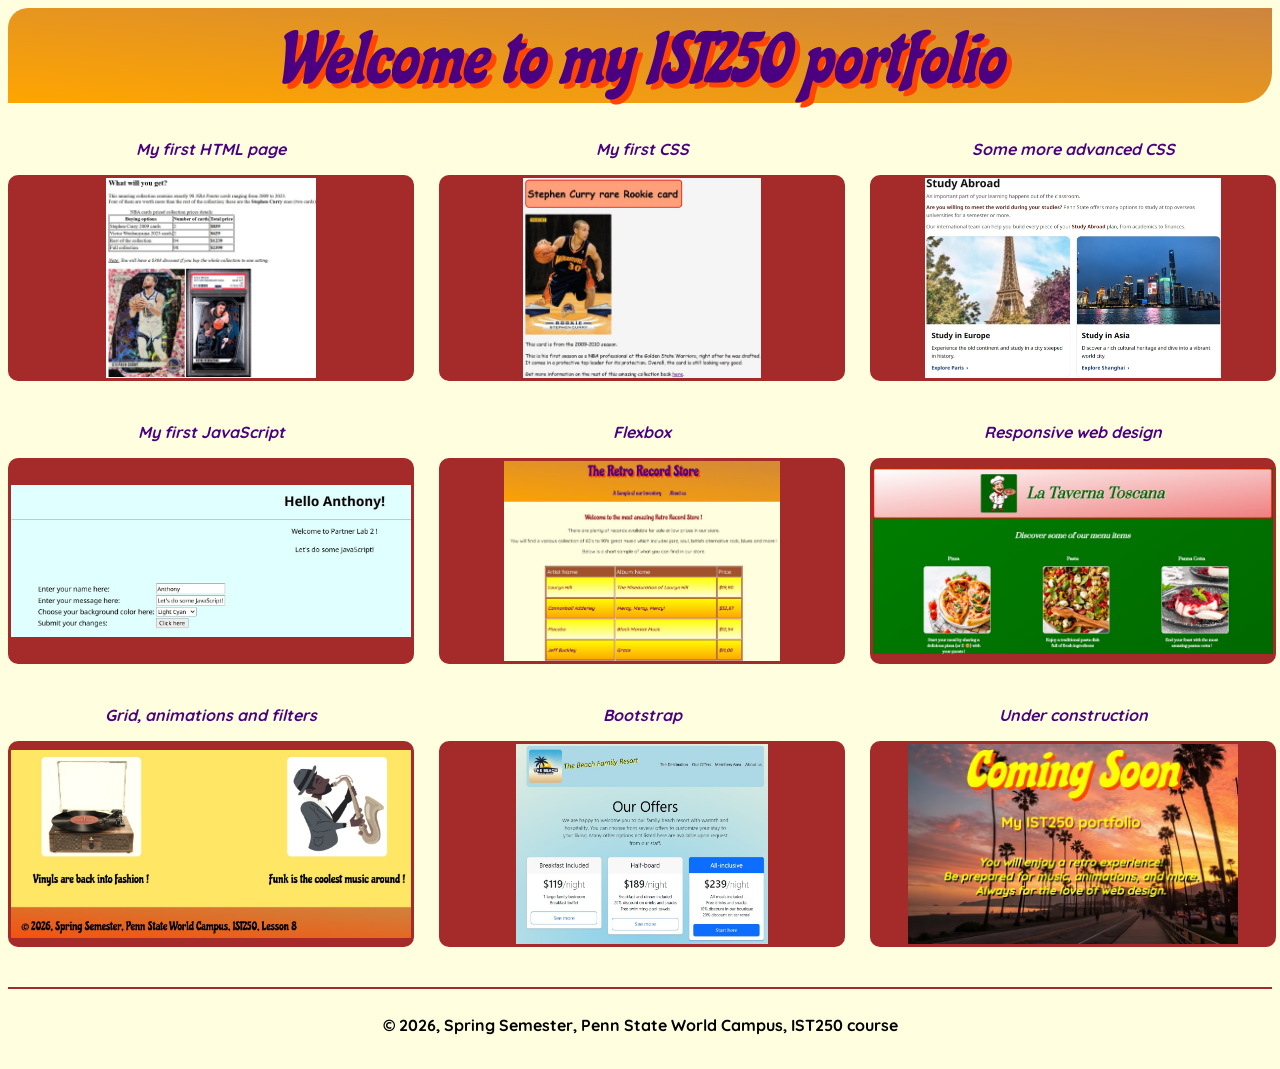
<file: index.html>
<!DOCTYPE html>
<html lang="en">

<head>
    <meta charset="UTF-8">
    <meta name="viewport" content="width=device-width, initial-scale=1.0">
    <title>Portfolio</title>
    <link rel="stylesheet" href="style.css">
    <link rel="preconnect" href="https://fonts.googleapis.com">
    <link rel="preconnect" href="https://fonts.gstatic.com" crossorigin>
    <link href="https://fonts.googleapis.com/css2?family=Chicle&family=Quicksand:wght@300..700&display=swap"
        rel="stylesheet">
</head>

<body>
    <header>
        <h1>Welcome to my IST250 portfolio</h1>
    </header>
    <main>
        <div class="grid-container">
            <div class="flexbox">
                <p><a href="Practice_activity_1/Lesson 2_Practice Activity 1 _A very simple web page.html">My first HTML
                        page</a></p>
                <img src="images/lesson 2 screenshot.jpg" alt="My first HTML page">
            </div>
            <div class="flexbox">
                <p><a href="Individual_assignment_1/index.html">My first CSS</a></p>
                <img src="images/lesson 3 screenshot.jpg" alt="My first CSS">
            </div>
            <div class="flexbox">
                <p><a href="Partner_lab_1/homepage.html">Some more advanced CSS</a></p>
                <img src="images/lesson 4 screenshot.jpg" alt="Some more CSS">
            </div>
            <div class="flexbox">
                <p><a href="Partner_lab_2/index.html">My first JavaScript</a></p>
                <img src="images/lesson 5 screenshot.jpg" alt="My first JavaScript">
            </div>
            <div class="flexbox">
                <p><a href="Individual_assignment_2/homepage.html">Flexbox</a></p>
                <img src="images/lesson 6 screenshot.jpg" alt="Flexbox">
            </div>
            <div class="flexbox">
                <p><a href="Individual_assignment_3/restaurant.html">Responsive web design</a></p>
                <img src="images/lesson 7 screenshot.jpg" alt="Responsive web design">
            </div>
            <div class="flexbox">
                <p><a href="Practice_activity_2/index.html">Grid, animations and filters</a></p>
                <img src="images/lesson 8 screenshot.jpg" alt="Grid, animations and filters">
            </div>
            <div class="flexbox">
                <p><a href="Practice_activity_3/index.html">Bootstrap</a></p>
                <img src="images/lesson 9 screenshot.jpg" alt="Bootstrap">
            </div>
            <div class="flexbox">
                <p><a href="Under_construction/index.html">Under construction</a></p>
                <img src="images/lesson 10 screenshot.jpg" alt="Under construction">
            </div>
        </div>
    </main>
    <footer>
        <p>&copy; 2026, Spring Semester, Penn State World Campus, IST250 course</p>
    </footer>
</body>

</html>
</file>
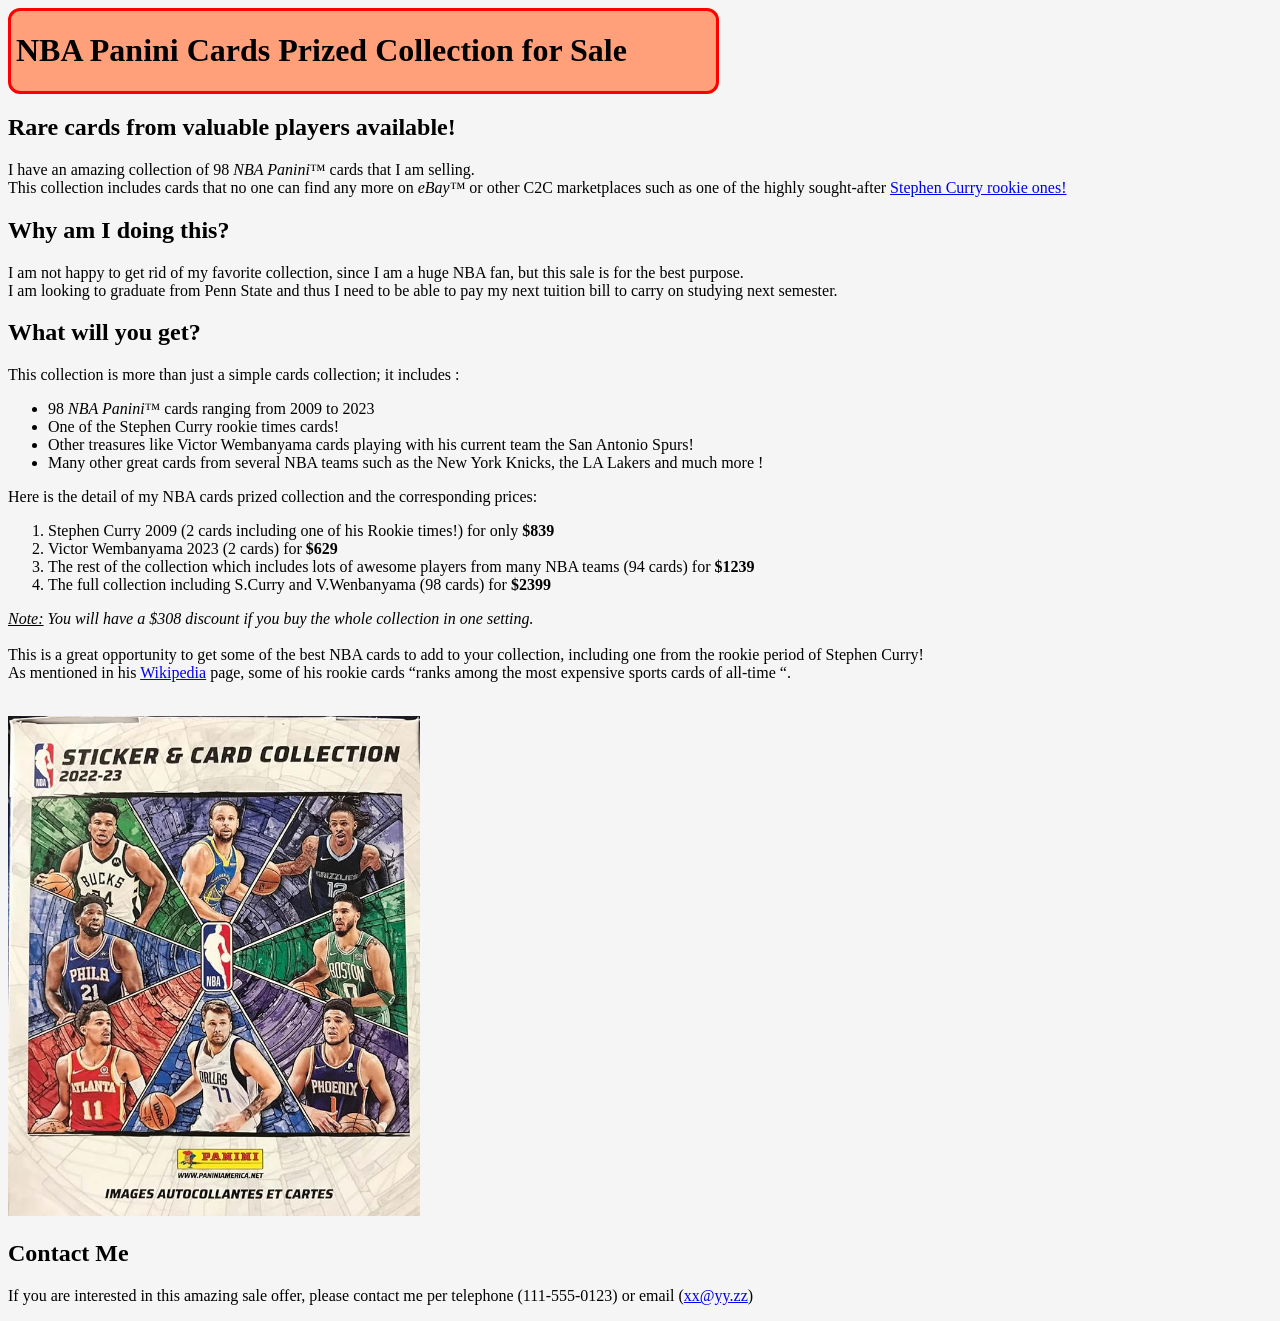
<file: Individual_assignment_1/index.html>
<!DOCTYPE html>
<html lang="en">
    <head>
    <meta charset="UTF-8">
    <title>NBA Panini Cards Sale</title>
    <link rel="stylesheet" href="style.css">
    </head>
    <body>
        <header id="indexFileId">
            <h1>NBA Panini Cards Prized Collection for Sale</h1>
        </header>
        <main>
            <section>
                <h2>Rare cards from valuable players available!</h2>
                <p>I have an amazing collection of 98 <i>NBA Panini&trade;</i> cards that I am selling.<br>
        This collection includes cards that no one can find any more on <i>eBay&trade;</i> or other C2C marketplaces such as one of the highly sought-after <a href="itemdetail1.html">Stephen Curry rookie ones!</a></p>
            </section>
            <section>
                <h2>Why am I doing this?</h2>
                <p>I am not happy to get rid of my favorite collection, since I am a huge NBA fan, but this sale is for the best purpose.
                <br> 
                I am looking to graduate from Penn State and thus I need to be able to pay my next tuition bill to carry on studying next semester. </p>
            </section>
            <section>
        <h2>What will you get?</h2>
        <p>This collection is more than just a simple cards collection; it includes : 
<ul>
    <li>98 <i>NBA Panini&trade;</i> cards ranging from 2009 to 2023</li>
    <li>One of the Stephen Curry rookie times cards!</li>
    <li>Other treasures like Victor Wembanyama cards playing with his current team the San Antonio Spurs!</li>
    <li>Many other great cards from several NBA teams such as the New York Knicks, the LA Lakers and much more !</li>  
</ul>
Here is the detail of my NBA cards prized collection and the corresponding prices: 
<ol>
    <li>Stephen Curry 2009 (2 cards including one of his Rookie times!) for only <b>$839</b></li>
    <li>Victor Wembanyama 2023 (2 cards) for <b>$629</b></li>
    <li>The rest of the collection which includes lots of awesome players from many NBA teams (94 cards) for <b>$1239</b></li>
    <li>The full collection including S.Curry and V.Wenbanyama (98 cards) for <b>$2399</b></li>
</ol>
   <i><u>Note:</u> You will have a $308 discount if you buy the whole collection in one setting.</i>
   <br>
   <br>
   This is a great opportunity to get some of the best NBA cards to add to your collection, including one from the rookie period of Stephen Curry! 
   <br>
   As mentioned in his <a href="https://en.wikipedia.org/wiki/Stephen_Curry">Wikipedia</a> page, some of his rookie cards “ranks among the most expensive sports cards of all-time “. 
        </p>
   <br>
        <img src="NBA cards collection.jpg" alt="NBA cards collection" height="500">
        </section>
        </main>
        <footer>
        <h2>Contact Me</h2>
        <p>If you are interested in this amazing sale offer, please contact me per telephone (111-555-0123) or email (<a href="mailto:xx@yy.zz">xx@yy.zz</a>)</p>  
        </footer>
    </body>
</html>
</file>
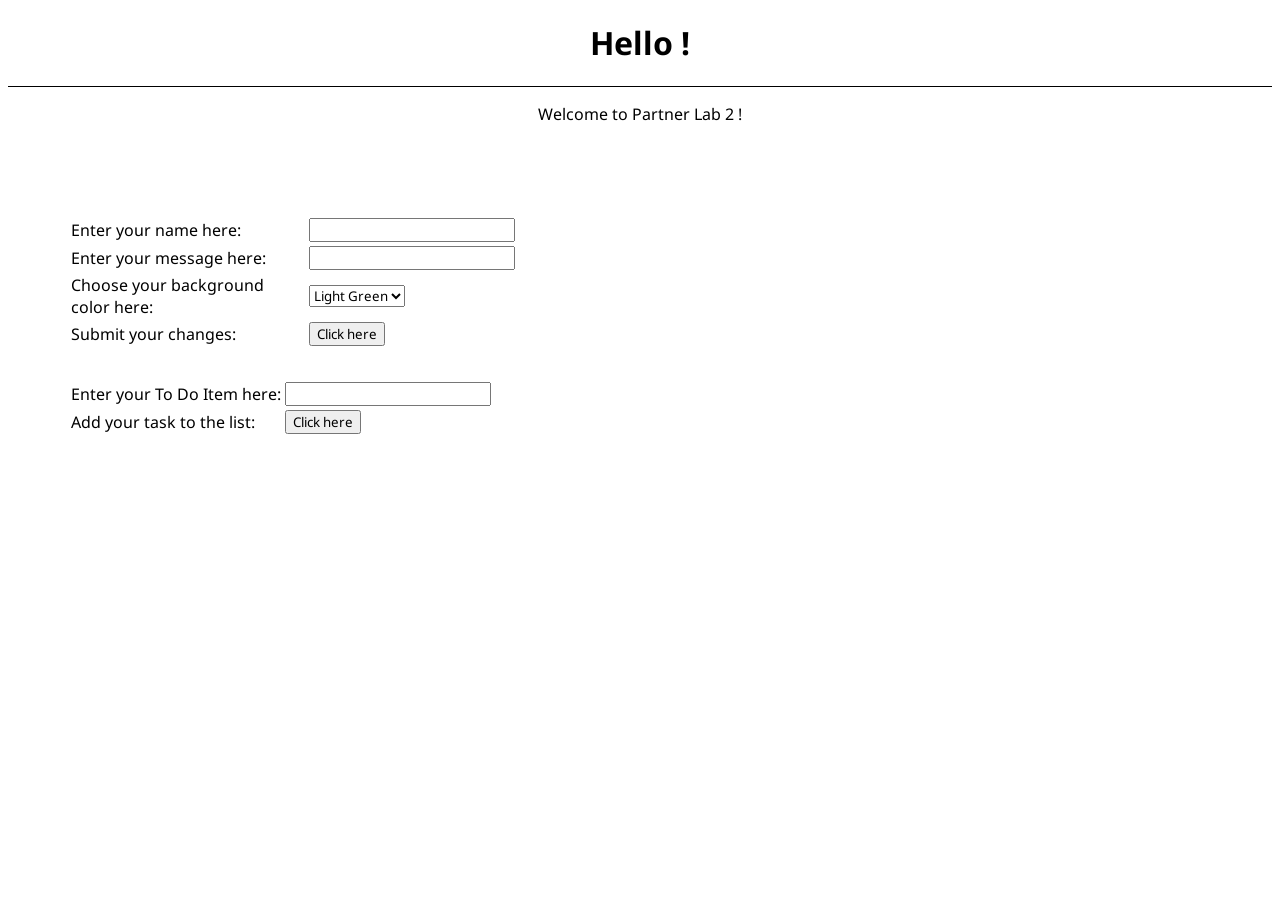
<file: Partner_lab_2/index.html>
<!DOCTYPE html>
<html lang="en" id="wholePage">

<head>
    <meta charset="UTF-8">
    <title>Partner lab 2</title>
    <link rel="stylesheet" href="style.css">
    <script src="partnerLab2.js"></script>
    <link rel="preconnect" href="https://fonts.googleapis.com">
    <link rel="preconnect" href="https://fonts.gstatic.com" crossorigin>
    <link href="https://fonts.googleapis.com/css2?family=Noto+Sans:ital,wght@0,100..900;1,100..900&display=swap"
        rel="stylesheet">
</head>

<body>
    <header>
        <!--Step 1: Create an HTML page that contains a user greeting (e.g. "Hello User!") 
    inside an <h1> element and a brief message inside a <p> element-->
        <h1>Hello <span id="updateUserGreeting"></span>!</h1>
    </header>
    <main>
        <div id="message">
            <p>Welcome to Partner Lab 2 !<br /><br /><span id="updateBriefMessage"></span></p>
        </div>
        <div>
            <ol id="updateToDoList">
            </ol>
        </div>
        <br />
        <div class="form">
            <table>
                <tr>
                    <!--  1) A text box for the user to enter their name (to customize the greeting)-->
                    <td><label for="name">Enter your name here: </label></td>
                    <td><input type="text" id="name" name="name" maxlength="40"></td>
                </tr>
                <tr>
                    <!--2) A text box for the user to enter the brief message to be displayed inside of the <p> element created in step 1-->
                    <td><label for="briefMessage">Enter your message here: </label></td>
                    <td><input type="text" id="briefMessage" name="briefMessage" maxlength="100"></td>
                </tr>
                <tr>
                    <!-- 3) A drop down menu that allows the user to choose the background color of the page from several options-->
                    <td><label for="color">Choose your background color here: </label></td>
                    <td><select name="color" id="color">
                            <option value="lightGreen">Light Green</option>
                            <option value="lightCyan">Light Cyan</option>
                            <option value="lightGray">Light Gray</option>
                            <option value="white">White</option>
                        </select></td>
                </tr>
                <tr>
                    <!-- 4) A submit button that puts these changes into effect-->
                    <td><label for="button">Submit your changes: </label></td>
                    <td><input type="button" value="Click here" onclick="updateWebpage()" ;></td>
                </tr>
            </table>
        </div>
        <!--Add "To Do List" functionality that allows the user to add "To Do" items using an additional text box and button.  
        Each "To Do" item should be stored as a list item inside of an ordered list-->
        <div class="form">
            <table>
                <tr>
                    <td><label for="toDoList">Enter your To Do Item here: </label></td>
                    <td><input type="text" id="toDoList" name="toDoList" maxlength="80"></td>
                </tr>
                <tr>
                    <td><label for="button">Add your task to the list: </label></td>
                    <td><input type="button" value="Click here" onclick="addToDoItems()" ;></td>
                </tr>
            </table>
        </div>
    </main>
</body>
</file>
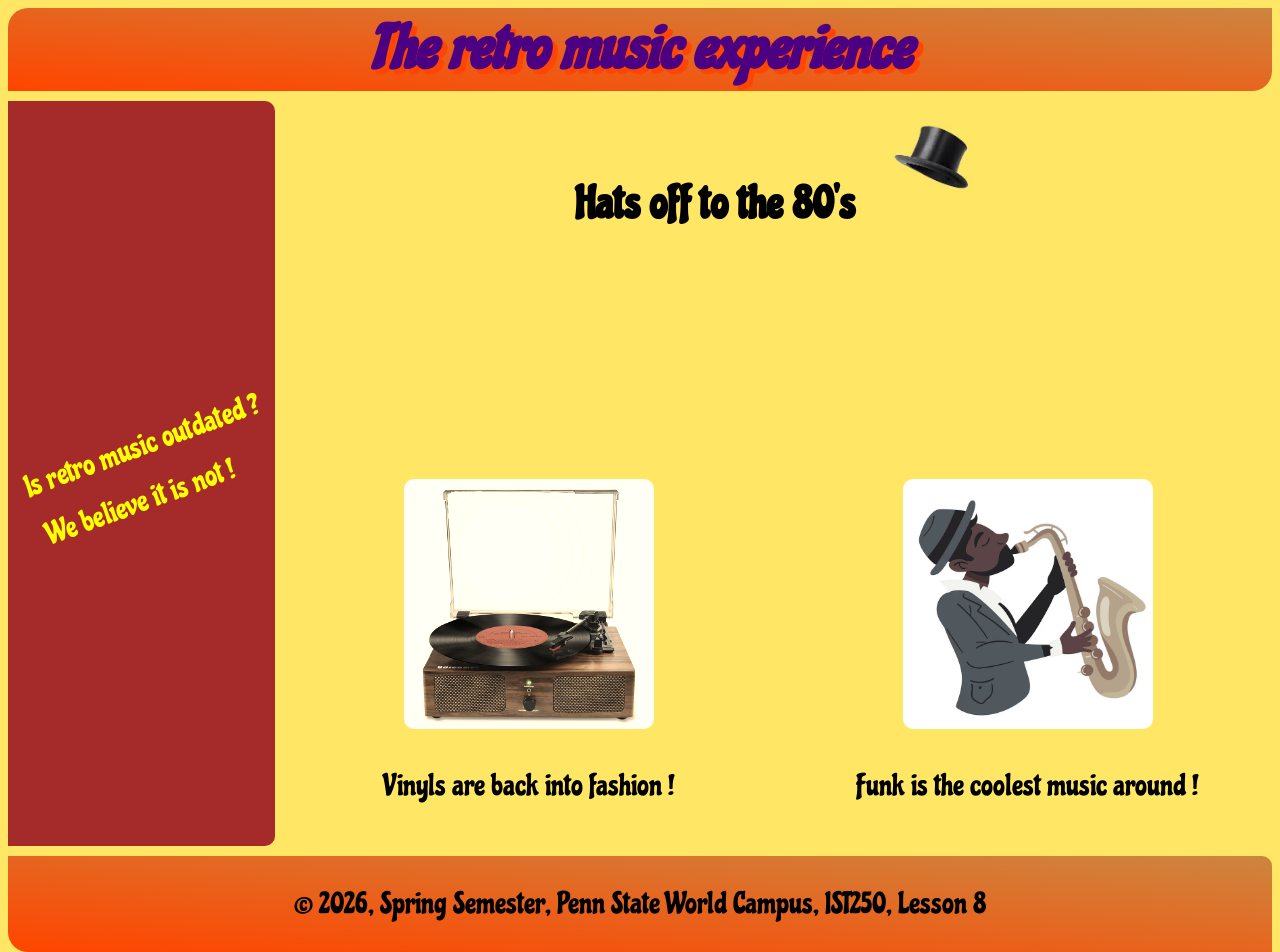
<file: Practice_activity_2/index.html>
<!DOCTYPE html>
<html lang="en">

<head>
    <meta charset="UTF-8">
    <meta name="viewport" content="width=device-width, initial-scale=1.0">
    <title>Practice Activity 2</title>
    <link rel="stylesheet" href="style.css">
    <link rel="preconnect" href="https://fonts.googleapis.com">
    <link rel="preconnect" href="https://fonts.gstatic.com" crossorigin>
    <link href="https://fonts.googleapis.com/css2?family=Chicle&family=Quicksand:wght@300..700&display=swap"
        rel="stylesheet">
</head>

<body>
    <header>
        <h1>The retro music experience</h1>
    </header>
    <aside>
        <p>Is retro music outdated ?</p>
        <p>We believe it is not !</p>
    </aside>
    <main>
        <div id="content1">
            <h2>Hats off to the 80's <span id="animation"><img src="hat.jpg" alt="hat"></span></h2>
        </div>
        <div id="content2">
            <img src="vinyl image.jpg" alt="vinyl">
            <p>Vinyls are back into fashion !</p>

        </div>
        <div id="content3">
            <img src="jazz sax payer.avif" alt="sax player">
            <p>Funk is the coolest music around !</p>
        </div>
    </main>
    <footer>
        <p>&copy; 2026, Spring Semester, Penn State World Campus, IST250, Lesson 8</p>
    </footer>
</body>

</html>
</file>
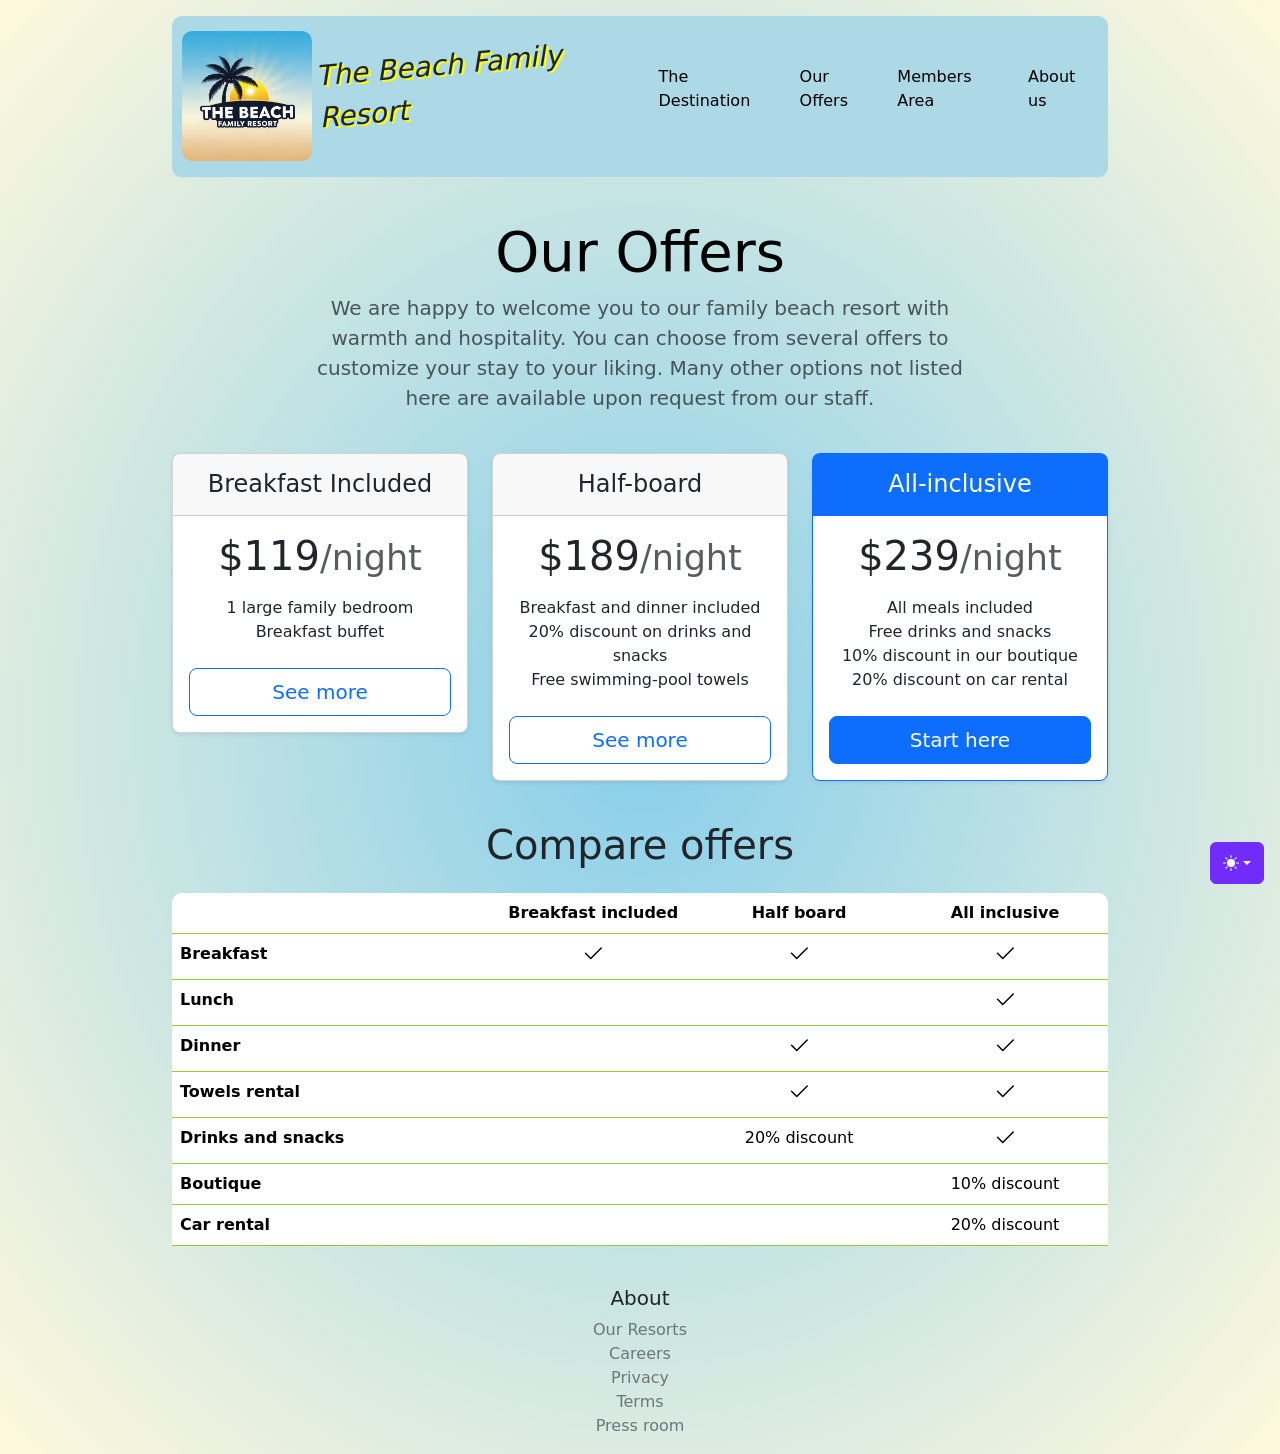
<file: Practice_activity_3/index.html>
<!doctype html>
<html lang="en" data-bs-theme="auto">

<head>
  <meta charset="utf-8" />
  <meta name="viewport" content="width=device-width, initial-scale=1" />
  <meta name="description" content="" />
  <meta name="author" content="Mark Otto, Jacob Thornton, and Bootstrap contributors" />
  <meta name="generator" content="Astro v5.13.2" />
  <title>Our offers</title>
  <link rel="canonical" href="https://getbootstrap.com/docs/5.3/examples/pricing/" />
  <script src="assets/js/color-modes.js"></script>
  <link href="assets/dist/css/bootstrap.min.css" rel="stylesheet" />
  <meta name="theme-color" content="#712cf9" />
  <link href="pricing.css" rel="stylesheet" />
  <style>
    body {
      background: radial-gradient(skyblue, cornsilk);
    }

    .bd-placeholder-img {
      font-size: 1.125rem;
      text-anchor: middle;
      -webkit-user-select: none;
      -moz-user-select: none;
      user-select: none;
    }

    @media (min-width: 768px) {
      .bd-placeholder-img-lg {
        font-size: 3.5rem;
      }
    }

    .b-example-divider {
      width: 100%;
      height: 3rem;
      background-color: #0000001a;
      border: solid rgba(0, 0, 0, 0.15);
      border-width: 1px 0;
      box-shadow:
        inset 0 0.5em 1.5em #0000001a,
        inset 0 0.125em 0.5em #00000026;
    }

    .b-example-vr {
      flex-shrink: 0;
      width: 1.5rem;
      height: 100vh;
    }

    .bi {
      vertical-align: -0.125em;
      fill: currentColor;
    }

    .nav-scroller {
      position: relative;
      z-index: 2;
      height: 2.75rem;
      overflow-y: hidden;
    }

    .nav-scroller .nav {
      display: flex;
      flex-wrap: nowrap;
      padding-bottom: 1rem;
      margin-top: -1px;
      overflow-x: auto;
      text-align: center;
      white-space: nowrap;
      -webkit-overflow-scrolling: touch;
    }

    .btn-bd-primary {
      --bd-violet-bg: #712cf9;
      --bd-violet-rgb: 112.520718, 44.062154, 249.437846;
      --bs-btn-font-weight: 600;
      --bs-btn-color: var(--bs-white);
      --bs-btn-bg: var(--bd-violet-bg);
      --bs-btn-border-color: var(--bd-violet-bg);
      --bs-btn-hover-color: var(--bs-white);
      --bs-btn-hover-bg: #6528e0;
      --bs-btn-hover-border-color: #6528e0;
      --bs-btn-focus-shadow-rgb: var(--bd-violet-rgb);
      --bs-btn-active-color: var(--bs-btn-hover-color);
      --bs-btn-active-bg: #5a23c8;
      --bs-btn-active-border-color: #5a23c8;
    }

    .bd-mode-toggle {
      z-index: 1500;
    }

    .bd-mode-toggle .bi {
      width: 1em;
      height: 1em;
    }

    .bd-mode-toggle .dropdown-menu .active .bi {
      display: block !important;
    }
  </style>
</head>

<body>
  <svg xmlns="http://www.w3.org/2000/svg" class="d-none">
    <symbol id="check2" viewBox="0 0 16 16">
      <path
        d="M13.854 3.646a.5.5 0 0 1 0 .708l-7 7a.5.5 0 0 1-.708 0l-3.5-3.5a.5.5 0 1 1 .708-.708L6.5 10.293l6.646-6.647a.5.5 0 0 1 .708 0z">
      </path>
    </symbol>
    <symbol id="circle-half" viewBox="0 0 16 16">
      <path d="M8 15A7 7 0 1 0 8 1v14zm0 1A8 8 0 1 1 8 0a8 8 0 0 1 0 16z"></path>
    </symbol>
    <symbol id="moon-stars-fill" viewBox="0 0 16 16">
      <path
        d="M6 .278a.768.768 0 0 1 .08.858 7.208 7.208 0 0 0-.878 3.46c0 4.021 3.278 7.277 7.318 7.277.527 0 1.04-.055 1.533-.16a.787.787 0 0 1 .81.316.733.733 0 0 1-.031.893A8.349 8.349 0 0 1 8.344 16C3.734 16 0 12.286 0 7.71 0 4.266 2.114 1.312 5.124.06A.752.752 0 0 1 6 .278z">
      </path>
      <path
        d="M10.794 3.148a.217.217 0 0 1 .412 0l.387 1.162c.173.518.579.924 1.097 1.097l1.162.387a.217.217 0 0 1 0 .412l-1.162.387a1.734 1.734 0 0 0-1.097 1.097l-.387 1.162a.217.217 0 0 1-.412 0l-.387-1.162A1.734 1.734 0 0 0 9.31 6.593l-1.162-.387a.217.217 0 0 1 0-.412l1.162-.387a1.734 1.734 0 0 0 1.097-1.097l.387-1.162zM13.863.099a.145.145 0 0 1 .274 0l.258.774c.115.346.386.617.732.732l.774.258a.145.145 0 0 1 0 .274l-.774.258a1.156 1.156 0 0 0-.732.732l-.258.774a.145.145 0 0 1-.274 0l-.258-.774a1.156 1.156 0 0 0-.732-.732l-.774-.258a.145.145 0 0 1 0-.274l.774-.258c.346-.115.617-.386.732-.732L13.863.1z">
      </path>
    </symbol>
    <symbol id="sun-fill" viewBox="0 0 16 16">
      <path
        d="M8 12a4 4 0 1 0 0-8 4 4 0 0 0 0 8zM8 0a.5.5 0 0 1 .5.5v2a.5.5 0 0 1-1 0v-2A.5.5 0 0 1 8 0zm0 13a.5.5 0 0 1 .5.5v2a.5.5 0 0 1-1 0v-2A.5.5 0 0 1 8 13zm8-5a.5.5 0 0 1-.5.5h-2a.5.5 0 0 1 0-1h2a.5.5 0 0 1 .5.5zM3 8a.5.5 0 0 1-.5.5h-2a.5.5 0 0 1 0-1h2A.5.5 0 0 1 3 8zm10.657-5.657a.5.5 0 0 1 0 .707l-1.414 1.415a.5.5 0 1 1-.707-.708l1.414-1.414a.5.5 0 0 1 .707 0zm-9.193 9.193a.5.5 0 0 1 0 .707L3.05 13.657a.5.5 0 0 1-.707-.707l1.414-1.414a.5.5 0 0 1 .707 0zm9.193 2.121a.5.5 0 0 1-.707 0l-1.414-1.414a.5.5 0 0 1 .707-.707l1.414 1.414a.5.5 0 0 1 0 .707zM4.464 4.465a.5.5 0 0 1-.707 0L2.343 3.05a.5.5 0 1 1 .707-.707l1.414 1.414a.5.5 0 0 1 0 .708z">
      </path>
    </symbol>
  </svg>
  <div class="dropdown position-fixed bottom-0 end-0 mb-3 me-3 bd-mode-toggle">
    <button class="btn btn-bd-primary py-2 dropdown-toggle d-flex align-items-center" id="bd-theme" type="button"
      aria-expanded="false" data-bs-toggle="dropdown" aria-label="Toggle theme (auto)">
      <svg class="bi my-1 theme-icon-active" aria-hidden="true">
        <use href="#circle-half"></use>
      </svg>
      <span class="visually-hidden" id="bd-theme-text">Toggle theme</span>
    </button>
    <ul class="dropdown-menu dropdown-menu-end shadow" aria-labelledby="bd-theme-text">
      <li>
        <button type="button" class="dropdown-item d-flex align-items-center" data-bs-theme-value="light"
          aria-pressed="false">
          <svg class="bi me-2 opacity-50" aria-hidden="true">
            <use href="#sun-fill"></use>
          </svg>
          Light
          <svg class="bi ms-auto d-none" aria-hidden="true">
            <use href="#check2"></use>
          </svg>
        </button>
      </li>
      <li>
        <button type="button" class="dropdown-item d-flex align-items-center" data-bs-theme-value="dark"
          aria-pressed="false">
          <svg class="bi me-2 opacity-50" aria-hidden="true">
            <use href="#moon-stars-fill"></use>
          </svg>
          Dark
          <svg class="bi ms-auto d-none" aria-hidden="true">
            <use href="#check2"></use>
          </svg>
        </button>
      </li>
      <li>
        <button type="button" class="dropdown-item d-flex align-items-center active" data-bs-theme-value="auto"
          aria-pressed="true">
          <svg class="bi me-2 opacity-50" aria-hidden="true">
            <use href="#circle-half"></use>
          </svg>
          Auto
          <svg class="bi ms-auto d-none" aria-hidden="true">
            <use href="#check2"></use>
          </svg>
        </button>
      </li>
    </ul>
  </div>
  <svg xmlns="http://www.w3.org/2000/svg" class="d-none">
    <symbol id="check" viewBox="0 0 16 16">
      <title>Check</title>
      <path
        d="M13.854 3.646a.5.5 0 0 1 0 .708l-7 7a.5.5 0 0 1-.708 0l-3.5-3.5a.5.5 0 1 1 .708-.708L6.5 10.293l6.646-6.647a.5.5 0 0 1 .708 0z">
      </path>
    </symbol>
  </svg>
  <div class="container py-3">
    <header>
      <div class="d-flex flex-column flex-md-row align-items-center pb-3 mb-4 border-bottom"
        style="background-color: lightblue;border-radius: 10px;">
        <img src="images/beach family resort logo.png" alt="hotel logo" width="130px"
          style="border-radius: 10px; margin-top: 15px; margin-left: 10px;">
        <p class="fs-3"
          style="font-style: oblique; padding-left: 5px; rotate: -5deg; margin-top: 5px; text-shadow: 2px 2px yellow;">
          The Beach Family
          Resort</p>
        <nav class="d-inline-flex mt-2 mt-md-0 ms-md-auto" style="margin-right: 10px;">
          <a class="me-3 py-2 link-body-emphasis text-decoration-none" href="#">The Destination</a>
          <a class="me-3 py-2 link-body-emphasis text-decoration-none" href="#">Our Offers</a>
          <a class="me-3 py-2 link-body-emphasis text-decoration-none" href="#">Members Area</a>
          <a class="py-2 link-body-emphasis text-decoration-none" href="#">About us</a>
        </nav>
      </div>
      <div class="pricing-header p-3 pb-md-4 mx-auto text-center">
        <h1 class="display-4 fw-normal text-body-emphasis">Our Offers</h1>
        <p class="fs-5 text-body-secondary">
          We are happy to welcome you to our family beach resort with warmth and hospitality. You can choose from
          several offers to
          customize your stay to your liking. Many other options not listed here are available upon request from our
          staff.
        </p>
      </div>
    </header>
    <main>
      <div class="row row-cols-1 row-cols-md-3 mb-3 text-center">
        <div class="col">
          <div class="card mb-4 rounded-3 shadow-sm">
            <div class="card-header py-3">
              <h4 class="my-0 fw-normal">Breakfast Included</h4>
            </div>
            <div class="card-body">
              <h1 class="card-title pricing-card-title">
                $119<small class="text-body-secondary fw-light">/night</small>
              </h1>
              <ul class="list-unstyled mt-3 mb-4">
                <li>1 large family bedroom</li>
                <li>Breakfast buffet</li>
              </ul>
              <button type="button" class="w-100 btn btn-lg btn-outline-primary">
                See more
              </button>
            </div>
          </div>
        </div>
        <div class="col">
          <div class="card mb-4 rounded-3 shadow-sm">
            <div class="card-header py-3">
              <h4 class="my-0 fw-normal">Half-board</h4>
            </div>
            <div class="card-body">
              <h1 class="card-title pricing-card-title">
                $189<small class="text-body-secondary fw-light">/night</small>
              </h1>
              <ul class="list-unstyled mt-3 mb-4">
                <li>Breakfast and dinner included</li>
                <li>20% discount on drinks and snacks</li>
                <li>Free swimming-pool towels</li>
              </ul>
              <button type="button" class="w-100 btn btn-lg btn-outline-primary">
                See more
              </button>
            </div>
          </div>
        </div>
        <div class="col">
          <div class="card mb-4 rounded-3 shadow-sm border-primary">
            <div class="card-header py-3 text-bg-primary border-primary">
              <h4 class="my-0 fw-normal">All-inclusive</h4>
            </div>
            <div class="card-body">
              <h1 class="card-title pricing-card-title">
                $239<small class="text-body-secondary fw-light">/night</small>
              </h1>
              <ul class="list-unstyled mt-3 mb-4">
                <li>All meals included</li>
                <li>Free drinks and snacks</li>
                <li>10% discount in our boutique</li>
                <li>20% discount on car rental</li>
              </ul>
              <button type="button" class="w-100 btn btn-lg btn-primary">
                Start here
              </button>
            </div>
          </div>
        </div>
      </div>
      <h2 class="display-6 text-center mb-4">Compare offers</h2>
      <div class="table-responsive" style="border-radius: 10px;">
        <table class="table text-center" style="border-color: yellowgreen;">
          <thead>
            <tr>
              <th style="width: 34%"></th>
              <th style="width: 22%">Breakfast included</th>
              <th style="width: 22%">Half board</th>
              <th style="width: 22%">All inclusive</th>
            </tr>
          </thead>
          <tbody>
            <tr>
              <th scope="row" class="text-start">Breakfast</th>
              <td>
                <svg class="bi" width="24" height="24" role="img" aria-label="Included">
                  <use xlink:href="#check"></use>
                </svg>
              </td>
              <td>
                <svg class="bi" width="24" height="24" role="img" aria-label="Included">
                  <use xlink:href="#check"></use>
                </svg>
              </td>
              <td>
                <svg class="bi" width="24" height="24" role="img" aria-label="Included">
                  <use xlink:href="#check"></use>
                </svg>
              </td>
            </tr>
            <tr>
              <th scope="row" class="text-start">Lunch</th>
              <td></td>
              <td></td>
              <td>
                <svg class="bi" width="24" height="24" role="img" aria-label="Included">
                  <use xlink:href="#check"></use>
                </svg>
              </td>
            </tr>
          </tbody>
          <tbody>
            <tr>
              <th scope="row" class="text-start">Dinner</th>
              <td></td>
              <td> <svg class="bi" width="24" height="24" role="img" aria-label="Included">
                  <use xlink:href="#check"></use>
                </svg></td>
              <td>
                <svg class="bi" width="24" height="24" role="img" aria-label="Included">
                  <use xlink:href="#check"></use>
                </svg>
              </td>
            </tr>
            <tr>
              <th scope="row" class="text-start">Towels rental</th>
              <td></td>
              <td>
                <svg class="bi" width="24" height="24" role="img" aria-label="Included">
                  <use xlink:href="#check"></use>
                </svg>
              </td>
              <td>
                <svg class="bi" width="24" height="24" role="img" aria-label="Included">
                  <use xlink:href="#check"></use>
                </svg>
              </td>
            </tr>
            <tr>
              <th scope="row" class="text-start">Drinks and snacks</th>
              <td></td>
              <td>
                20% discount
              </td>
              <td>
                <svg class="bi" width="24" height="24" role="img" aria-label="Included">
                  <use xlink:href="#check"></use>
                </svg>
              </td>
            </tr>
            <tr>
              <th scope="row" class="text-start">Boutique</th>
              <td></td>
              <td></td>
              <td>
                10% discount
              </td>
            </tr>
            <tr>
              <th scope="row" class="text-start">Car rental</th>
              <td></td>
              <td></td>
              <td>
                20% discount
              </td>
            </tr>
          </tbody>
        </table>
      </div>
    </main>
    <footer class="container" style="display: flex; flex-direction: column; align-items: center;">
      <br />
      <h5>About</h5>
      <a class="link-secondary text-decoration-none" href="#">Our Resorts</a>
      <a class="link-secondary text-decoration-none" href="#">Careers</a>
      <a class="link-secondary text-decoration-none" href="#">Privacy</a>
      <a class="link-secondary text-decoration-none" href="#">Terms</a>
      <a class="link-secondary text-decoration-none" href="#">Press room</a>
    </footer>
  </div>
  <script src="assets/dist/js/bootstrap.bundle.min.js" class="astro-vvvwv3sm"></script>
</body>

</html>
</file>
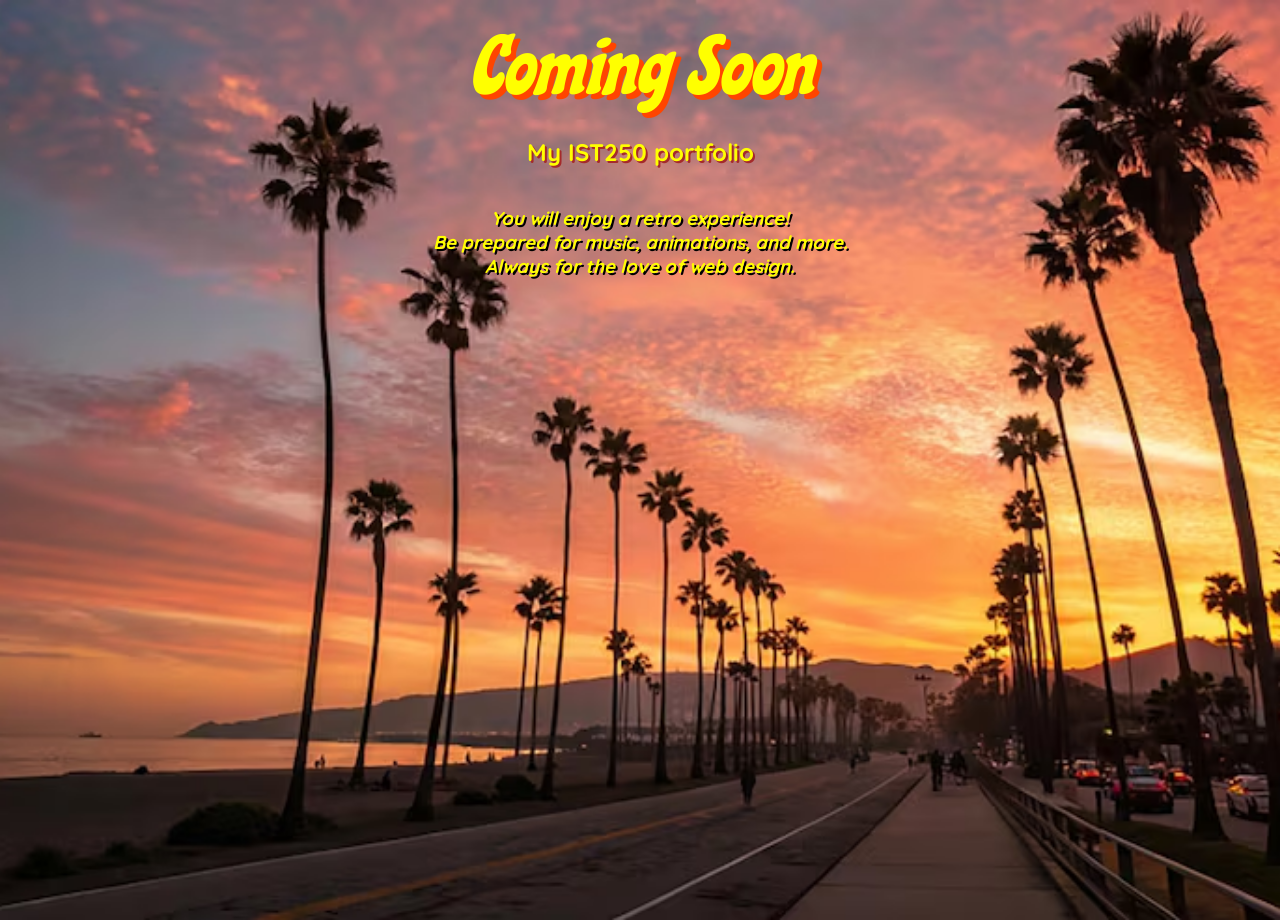
<file: Under_construction/index.html>
<!DOCTYPE html>
<html lang="en">

<head>
    <meta charset="UTF-8">
    <meta name="viewport" content="width=device-width, initial-scale=1.0">
    <title>Coming soon</title>
    <link rel="preconnect" href="https://fonts.googleapis.com">
    <link rel="preconnect" href="https://fonts.gstatic.com" crossorigin>
    <link href="https://fonts.googleapis.com/css2?family=Chicle&family=Quicksand:wght@300..700&display=swap"
        rel="stylesheet">
    <link rel="stylesheet" href="style.css">
</head>

<body>

    <div class="bg">
        <h1>Coming Soon</h1>
        <h2>My IST250 portfolio</h2>
        <h3>You will enjoy a retro experience! <br />Be prepared for music, animations, and more. <br />Always for the
            love of web
            design.</h3>
    </div>

</body>

</html>
</file>
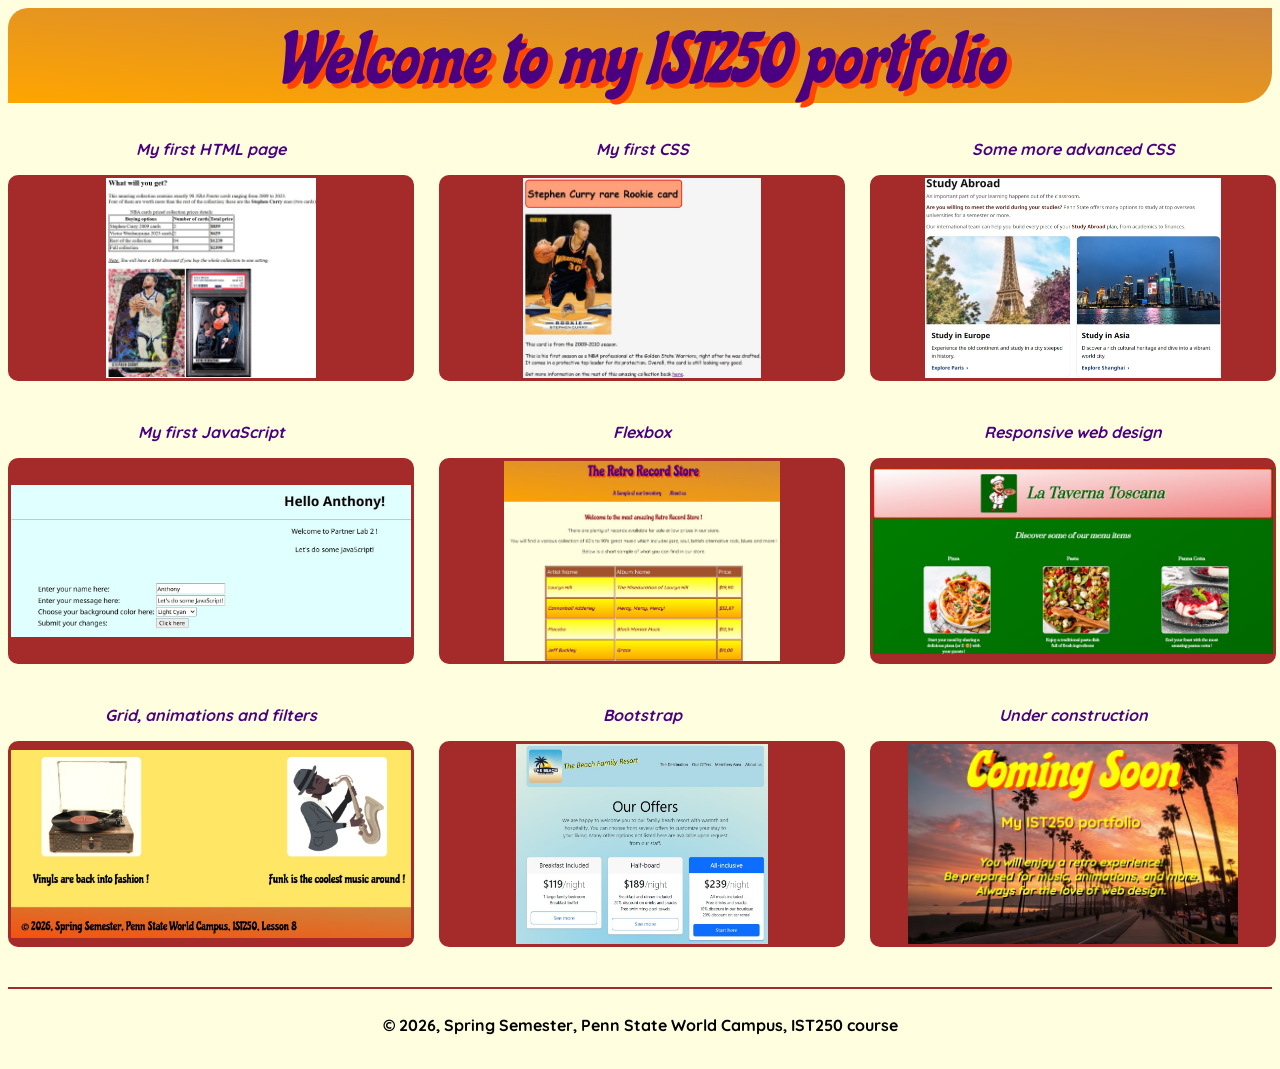
<file: portfolio.html>
<!DOCTYPE html>
<html lang="en">

<head>
    <meta charset="UTF-8">
    <meta name="viewport" content="width=device-width, initial-scale=1.0">
    <title>Portfolio</title>
    <link rel="stylesheet" href="style.css">
    <link rel="preconnect" href="https://fonts.googleapis.com">
    <link rel="preconnect" href="https://fonts.gstatic.com" crossorigin>
    <link href="https://fonts.googleapis.com/css2?family=Chicle&family=Quicksand:wght@300..700&display=swap"
        rel="stylesheet">
</head>

<body>
    <header>
        <h1>Welcome to my IST250 portfolio</h1>
    </header>
    <main>
        <div class="grid-container">
            <div class="flexbox">
                <p><a href="Practice_activity_1/Lesson 2_Practice Activity 1 _A very simple web page.html">My first HTML
                        page</a></p>
                <img src="images/lesson 2 screenshot.jpg" alt="My first HTML page">
            </div>
            <div class="flexbox">
                <p><a href="Individual_assignment_1/index.html">My first CSS</a></p>
                <img src="images/lesson 3 screenshot.jpg" alt="My first CSS">
            </div>
            <div class="flexbox">
                <p><a href="Partner_lab_1/homepage.html">Some more advanced CSS</a></p>
                <img src="images/lesson 4 screenshot.jpg" alt="Some more CSS">
            </div>
            <div class="flexbox">
                <p><a href="Partner_lab_2/index.html">My first JavaScript</a></p>
                <img src="images/lesson 5 screenshot.jpg" alt="My first JavaScript">
            </div>
            <div class="flexbox">
                <p><a href="Individual_assignment_2/homepage.html">Flexbox</a></p>
                <img src="images/lesson 6 screenshot.jpg" alt="Flexbox">
            </div>
            <div class="flexbox">
                <p><a href="Individual_assignment_3/restaurant.html">Responsive web design</a></p>
                <img src="images/lesson 7 screenshot.jpg" alt="Responsive web design">
            </div>
            <div class="flexbox">
                <p><a href="Practice_activity_2/index.html">Grid, animations and filters</a></p>
                <img src="images/lesson 8 screenshot.jpg" alt="Grid, animations and filters">
            </div>
            <div class="flexbox">
                <p><a href="Practice_activity_3/index.html">Bootstrap</a></p>
                <img src="images/lesson 9 screenshot.jpg" alt="Bootstrap">
            </div>
            <div class="flexbox">
                <p><a href="Under_construction/index.html">Under construction</a></p>
                <img src="images/lesson 10 screenshot.jpg" alt="Under construction">
            </div>
        </div>
    </main>
    <footer>
        <p>&copy; 2026, Spring Semester, Penn State World Campus, IST250 course</p>
    </footer>
</body>

</html>
</file>
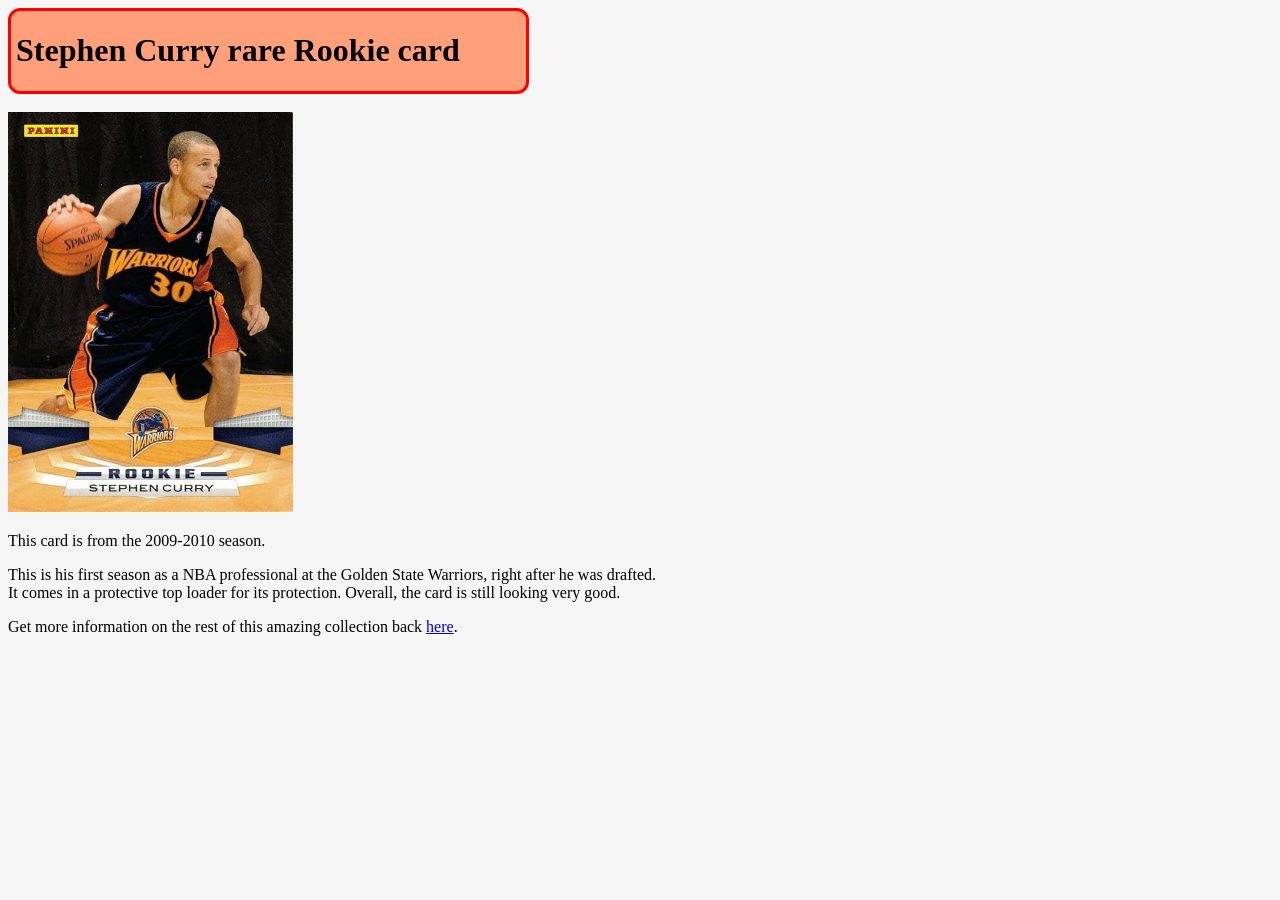
<file: Individual_assignment_1/itemdetail1.html>
<!DOCTYPE html>
<html lang="en">
    <head>
    <meta charset="UTF-8">
    <title>Stephen Curry rookie card</title>
    <link rel="stylesheet" href="style.css">
    </head>
    <body>
        <header id="detailFileId"><h1>Stephen Curry rare Rookie card</h1></header>
    <main>
        <section>
            <br>
            <img src="Stephen Curry rookie card.jpg" alt="Stephen Curry rookie" height="400">
    <p>This card is from the 2009-2010 season.</p>
    </section>
    <section>
    <p>This is his first season as a NBA professional at the Golden State Warriors, right after he was drafted. 
    <br>
    It comes in a protective top loader for its protection. Overall, the card is still looking very good.
    </p>
    </section>
    </main>
    <footer>
        <p>
    Get more information on the rest of this amazing collection back <a href="index.html">here</a>.
    </p>
    </footer>
    </body>
</html>
</file>
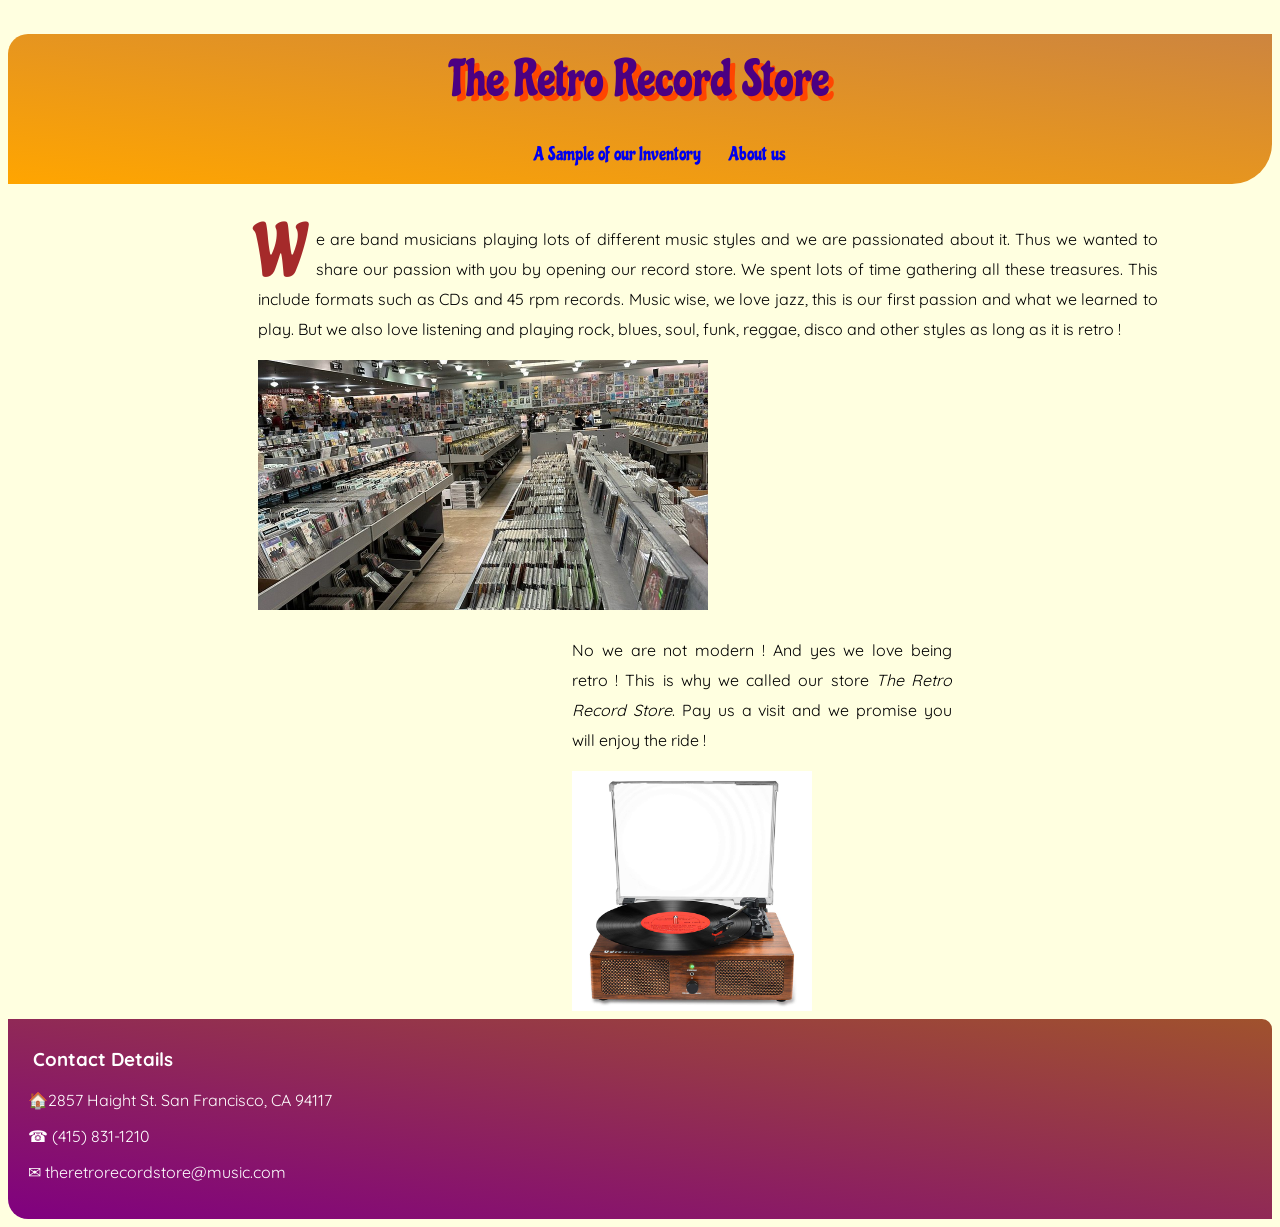
<file: Individual_assignment_2/about us.html>
<!DOCTYPE html>
<html lang="en">

<head>
    <meta charset="UTF-8">
    <title>About us</title>
    <link rel="stylesheet" href="style.css">
    <link rel="preconnect" href="https://fonts.googleapis.com">
    <link rel="preconnect" href="https://fonts.gstatic.com" crossorigin>
    <link href="https://fonts.googleapis.com/css2?family=Chicle&family=Quicksand:wght@300..700&display=swap"
        rel="stylesheet">
</head>

<body>
    <header>
        <h1>The Retro Record Store</h1>
        <nav>
            <ul>
                <li><a href="homepage.html">A Sample of our Inventory</a></li>
                <li><a href="about us.html">About us</a></li>
            </ul>
        </nav>
    </header>
    <main class="about">
        <div class="not-floating">
            <p><span id="first-letter">W</span>e are band musicians playing lots of different music styles and we are
                passionated about it.
                Thus we wanted to share our passion with you by opening our record store.
                We spent lots of time gathering all these treasures. This include formats such as CDs and 45 rpm
                records.
                Music wise, we love jazz, this is our first passion and what we learned to play.
                But we also love listening and playing rock, blues, soul, funk, reggae, disco and other styles as long
                as it is retro !
            </p>
            <img id="music-store" src="music store image.jpg" alt="music store">
        </div>
        <div class="floating">
            <p>No we are not modern ! And yes we love being retro !
                This is why we called our store <span style="font-style: italic;">The Retro Record Store</span>.
                Pay us a visit and we promise you will enjoy the ride !</p>
            <img id="vinyl" src="vinyl image.jpg" alt="vinyl">
        </div>
    </main>
    <footer>
        <div>
            <h3>&nbsp;Contact Details</h3>
            <p>&#127968;2857 Haight St. San Francisco, CA 94117</p>
            <p>&#9742 (415) 831-1210</p>
            <p>&#9993 theretrorecordstore@music.com</p>
        </div>
    </footer>
</body>

</html>
</file>
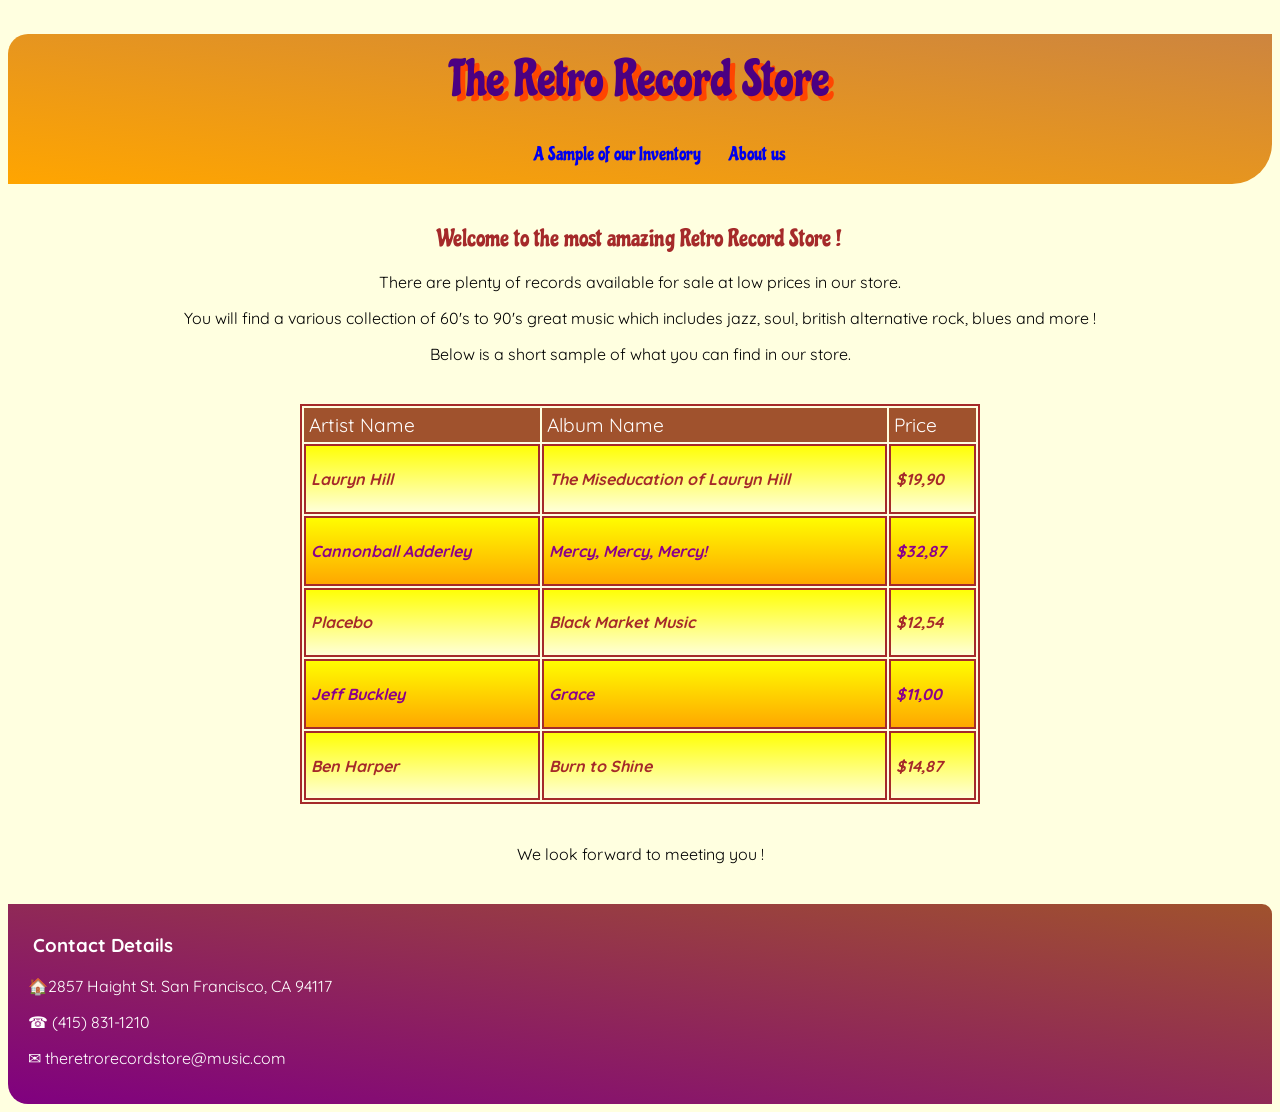
<file: Individual_assignment_2/homepage.html>
<!DOCTYPE html>
<html lang="en">

<head>
    <meta charset="UTF-8">
    <title>The Retro Record Store</title>
    <link rel="stylesheet" href="style.css">
    <link rel="preconnect" href="https://fonts.googleapis.com">
    <link rel="preconnect" href="https://fonts.gstatic.com" crossorigin>
    <link href="https://fonts.googleapis.com/css2?family=Chicle&family=Quicksand:wght@300..700&display=swap"
        rel="stylesheet">
</head>
<header>
    <h1>The Retro Record Store</h1>
    <nav>
        <ul>
            <li><a href="homepage.html">A Sample of our Inventory</a></li>
            <li><a href="about us.html">About us</a></li>
        </ul>
    </nav>
</header>
<main>
    <div class="text">
        <h2>Welcome to the most amazing Retro Record Store !</h2>
        <p>There are plenty of records available for sale at low prices in our store.</p>
        <p>You will find a various collection of 60's to 90's great music which includes
            jazz, soul, british alternative rock, blues and more !</p>
        <p>Below is a short sample of what you can find in our store.</p>
    </div>
    <div class="flexbox">
        <table>
            <thead>
                <tr>
                    <th>Artist Name</th>
                    <th>Album Name</th>
                    <th>Price</th>
                </tr>
            </thead>
            <tbody>
                <tr>
                    <td>Lauryn Hill</td>
                    <td>The Miseducation of Lauryn Hill</td>
                    <td>$19,90</td>
                </tr>
                <tr>
                    <td>Cannonball Adderley</td>
                    <td>Mercy, Mercy, Mercy!</td>
                    <td>$32,87</td>
                </tr>
                <tr>
                    <td>Placebo</td>
                    <td>Black Market Music</td>
                    <td>$12,54</td>
                </tr>
                <tr>
                    <td>Jeff Buckley</td>
                    <td>Grace</td>
                    <td>$11,00</td>
                </tr>
                <tr>
                    <td>Ben Harper</td>
                    <td>Burn to Shine</td>
                    <td>$14,87</td>
                </tr>
            </tbody>
        </table>
    </div>
    <div class="text">
        <p>We look forward to meeting you !</p>
    </div>

</main>
<footer>
    <div>
        <h3>&nbsp;Contact Details</h3>
        <p>&#127968;2857 Haight St. San Francisco, CA 94117</p>
        <p>&#9742 (415) 831-1210</p>
        <p>&#9993 theretrorecordstore@music.com</p>
    </div>
</footer>

</html>
</file>
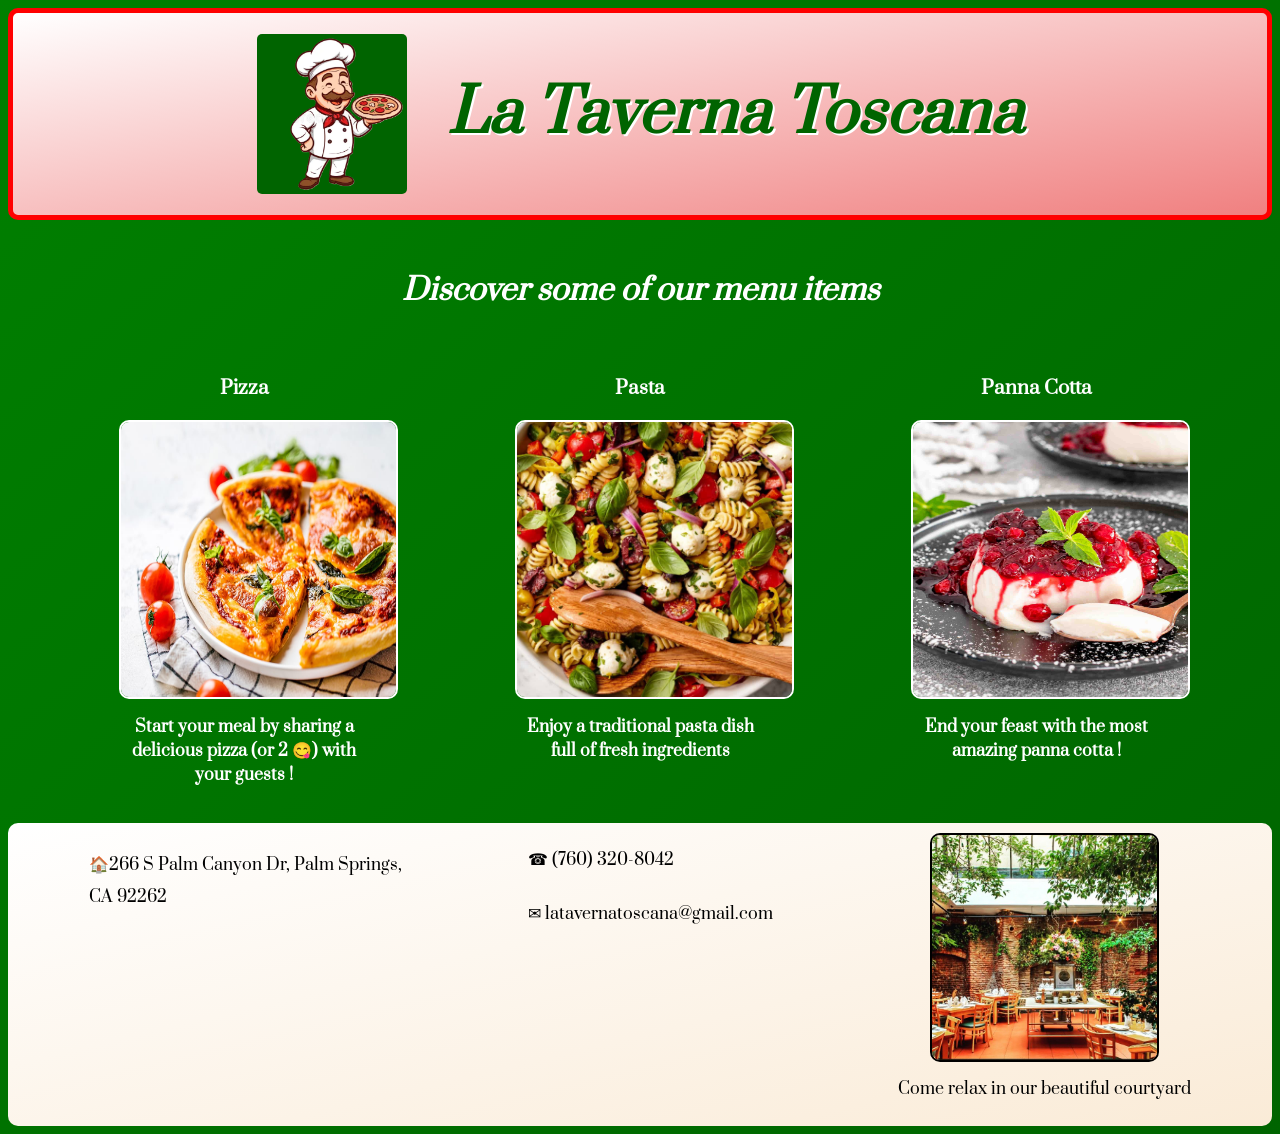
<file: Individual_assignment_3/restaurant.html>
<!DOCTYPE html>
<html lang="en">

<head>
    <meta charset="UTF-8">
    <meta name="viewport" content="width=device-width, initial-scale=1">
    <title>La Taverna Toscana</title>
    <link rel="stylesheet" href="style.css">
    <link rel="preconnect" href="https://fonts.googleapis.com">
    <link rel="preconnect" href="https://fonts.gstatic.com" crossorigin>
    <link
        href="https://fonts.googleapis.com/css2?family=Prata&family=Raleway:ital,wght@0,100..900;1,100..900&display=swap"
        rel="stylesheet">
</head>

<body>
    <header>
        <img id="logo" src="restaurant logo.png" alt="logo">
        <h1>La Taverna Toscana</h1>
    </header>
    <main>
        <h2>Discover some of our menu items</h2>
        <h2 class="mobile-view">Where to find us</h2>
        <div class="mobile-view">
            <p>&#127968;266 S Palm Canyon Dr, Palm Springs,<br />CA 92262</p>
            <img src="mobile view map.png" alt="restaurant location map">
        </div>

        <section id=menu-items>
            <div class=item>
                <h3>Pizza</h3>
                <img id="pizza" src="pizza.jpg" alt="pizza">
                <p>Start your meal by sharing a delicious pizza (or 2 &#128523;) with your guests !</p>
            </div>
            <div class=item>
                <h3>Pasta</h3>
                <img id="pasta" src="pasta.jpg" alt="pasta">
                <p>Enjoy a traditional pasta dish full of fresh ingredients</p>
            </div>
            <div class=item>
                <h3>Panna Cotta</h3>
                <img id="pannacotta" src="pannacotta.jpg" alt="pannacotta">
                <p>End your feast with the most amazing panna cotta !</p>
            </div>
        </section>
    </main>
    <footer>
        <div id="adress">
            <p>&#127968;266 S Palm Canyon Dr, Palm Springs,<br />CA 92262
            <p>
        </div>
        <div id="contact-info">
            <p>&#9742 (760) 320-8042</p>
            <p>&#9993 latavernatoscana@gmail.com</p>
        </div>
        <div id="location-information">
            <img id="restaurant-courtyard" src="restaurant courtyard.jpg" alt="restaurant-courtyard">
            <p>Come relax in our beautiful courtyard</p>

        </div>
    </footer>
</body>
</file>
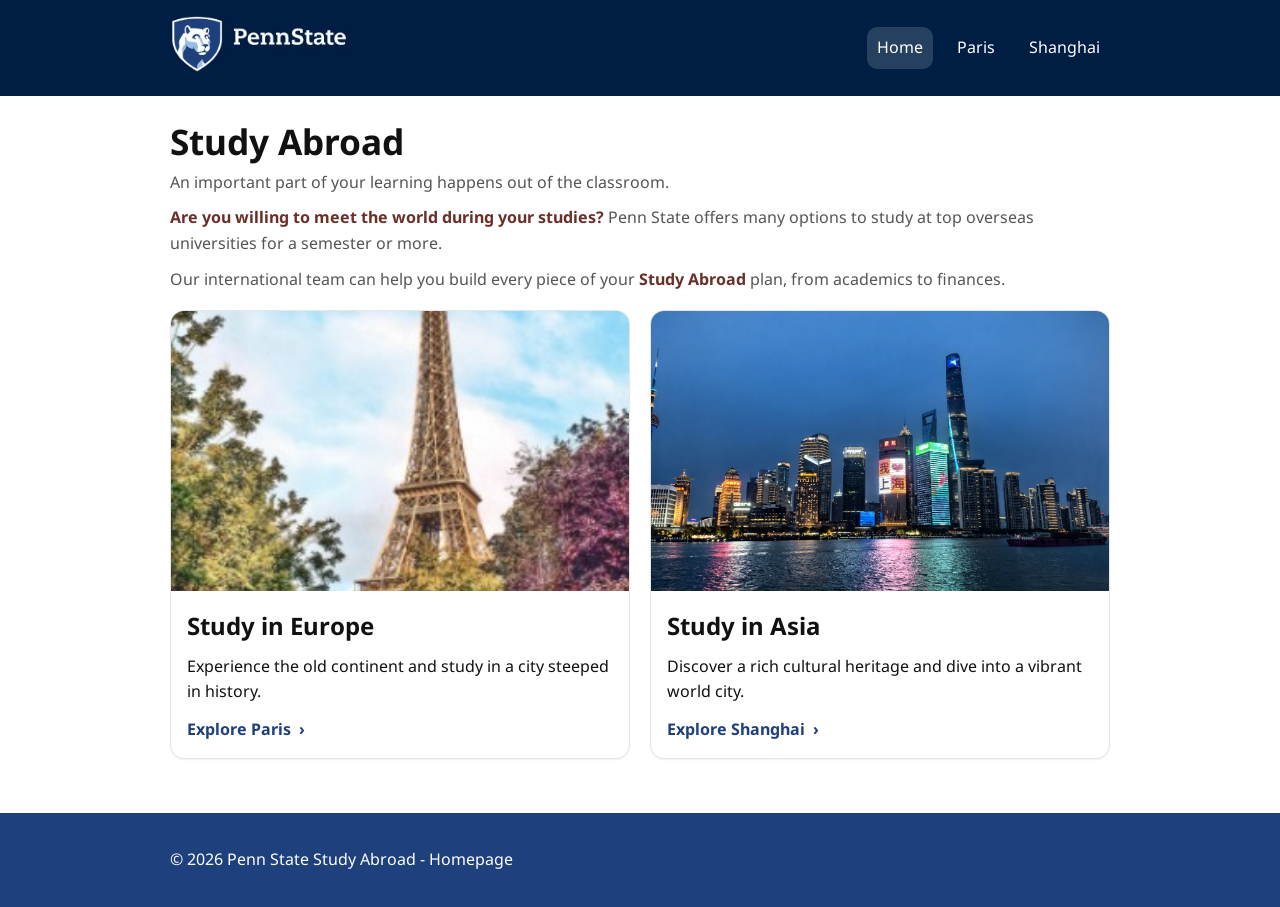
<file: Partner_lab_1/homepage.html>
<!DOCTYPE html>
<html lang="en">
  <head>
    <meta charset="UTF-8">
    <meta name="viewport" content="width=device-width, initial-scale=1.0">
    <title>Study Abroad | Penn State</title>
    <link rel="stylesheet" href="style.css">
    <link rel="preconnect" href="https://fonts.googleapis.com">
    <link rel="preconnect" href="https://fonts.gstatic.com" crossorigin>
    <link href="https://fonts.googleapis.com/css2?family=Noto+Sans:ital,wght@0,100..900;1,100..900&display=swap" rel="stylesheet">
  </head>
  <body>
    <a class="skip-link" href="#main">Skip to content</a>
    <header class="header">
      <div class="header-inner">
        <a href="homepage.html" aria-label="Penn State Study Abroad Home">
          <img id="lion" src="Penn State Logo.jpg" alt="Penn State Logo">
        </a>
        <nav class="nav" aria-label="Primary">
          <ul>
            <li><a href="homepage.html" aria-current="page">Home</a></li>
            <li><a href="paris.html">Paris</a></li>
            <li><a href="shanghai.html">Shanghai</a></li>
          </ul>
        </nav>
      </div>
    </header>
    <main id="main" class="container">
      <section class="hero">
        <h1>Study Abroad</h1>
        <p>An important part of your learning happens out of the classroom.</p>
        <p><span class="highlight">Are you willing to meet the world during your studies?</span> Penn State offers many options to study at top overseas universities for a semester or more.</p>
        <p>Our international team can help you build every piece of your <span class="highlight">Study Abroad</span> plan, from academics to finances.</p>
      </section>

      <section class="cards" aria-label="Destinations">
        <article class="card">
          <img src="Paris Eiffel Tower.jpg" alt="Eiffel Tower in Paris">
          <div class="card-body">
            <h2>Study in Europe</h2>
            <p>Experience the old continent and study in a city steeped in history.</p>
            <a class="cta" href="paris.html">Explore Paris <span aria-hidden="true">›</span></a>
          </div>
        </article>

        <article class="card">
          <img src="L1.png" alt="Shanghai skyline at night">
          <div class="card-body">
            <h2>Study in Asia</h2>
            <p>Discover a rich cultural heritage and dive into a vibrant world city.</p>
            <a class="cta" href="shanghai.html">Explore Shanghai <span aria-hidden="true">›</span></a>
          </div>
        </article>
      </section>
    </main>
    <footer class="footer">
      <div class="footer-inner">
        <p>© 2026 Penn State Study Abroad - Homepage</p>
        <span></span>
      </div>
    </footer>
  </body>
</html>
</file>
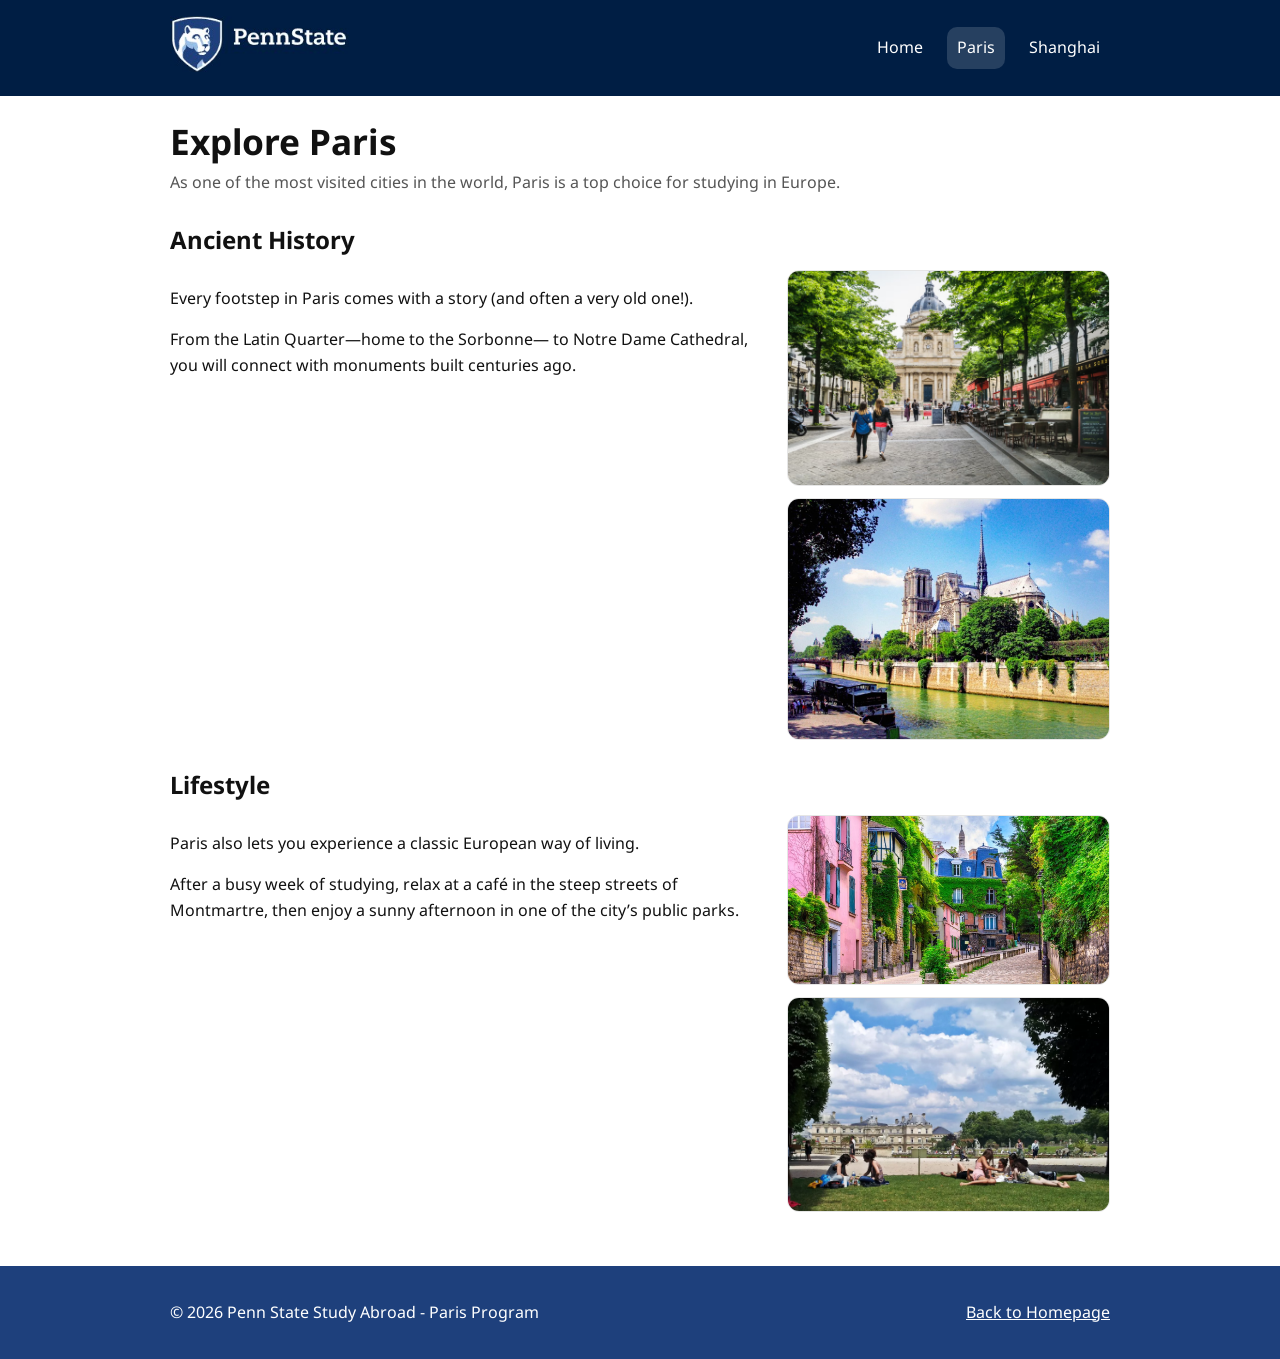
<file: Partner_lab_1/paris.html>
<!DOCTYPE html>
<html lang="en">
  <head>
    <meta charset="UTF-8">
    <meta name="viewport" content="width=device-width, initial-scale=1.0">
    <title>Study in Paris | Penn State</title>
    <link rel="stylesheet" href="style.css">
    <link rel="preconnect" href="https://fonts.googleapis.com">
    <link rel="preconnect" href="https://fonts.gstatic.com" crossorigin>
    <link href="https://fonts.googleapis.com/css2?family=Noto+Sans:ital,wght@0,100..900;1,100..900&display=swap" rel="stylesheet">
  </head>
  <body>
    <a class="skip-link" href="#main">Skip to content</a>
    <header class="header">
      <div class="header-inner">
        <a href="homepage.html" aria-label="Penn State Study Abroad Home">
          <img id="lion" src="Penn State Logo.jpg" alt="Penn State Logo">
        </a>
        <nav class="nav" aria-label="Primary">
          <ul>
            <li><a href="homepage.html">Home</a></li>
            <li><a href="paris.html" aria-current="page">Paris</a></li>
            <li><a href="shanghai.html">Shanghai</a></li>
          </ul>
        </nav>
      </div>
    </header>
    <main id="main" class="container">
      <section class="hero">
        <h1>Explore Paris</h1>
        <p>As one of the most visited cities in the world, Paris is a top choice for studying in Europe.</p>
      </section>

      <section class="section">
        <h2>Ancient History</h2>
        <div class="media-grid">
          <div>
            <p>Every footstep in Paris comes with a story (and often a very old one!).</p>
            <p>From the Latin Quarter—home to the Sorbonne— to Notre Dame Cathedral, you will connect with monuments built centuries ago.</p>
          </div>
          <div class="media" aria-label="Paris history photos">
            <img src="latin quarter.avif" alt="Latin Quarter in Paris">
            <img src="Notre Dame.jpg" alt="Notre Dame Cathedral in Paris">
          </div>
        </div>
      </section>

      <section class="section">
        <h2>Lifestyle</h2>
        <div class="media-grid">
          <div>
            <p>Paris also lets you experience a classic European way of living.</p>
            <p>After a busy week of studying, relax at a café in the steep streets of Montmartre, then enjoy a sunny afternoon in one of the city’s public parks.</p>
          </div>
          <div class="media" aria-label="Paris lifestyle photos">
            <img src="montmartre.jpg" alt="A street view in Montmartre, Paris">
            <img src="Luxembourg garden.webp" alt="Luxembourg Garden in Paris">
          </div>
        </div>
      </section>
    </main>
    <footer class="footer">
      <div class="footer-inner">
        <p>© 2026 Penn State Study Abroad - Paris Program</p>
        <a href="homepage.html">Back to Homepage</a>
      </div>
    </footer>
  </body>
</html>
</file>
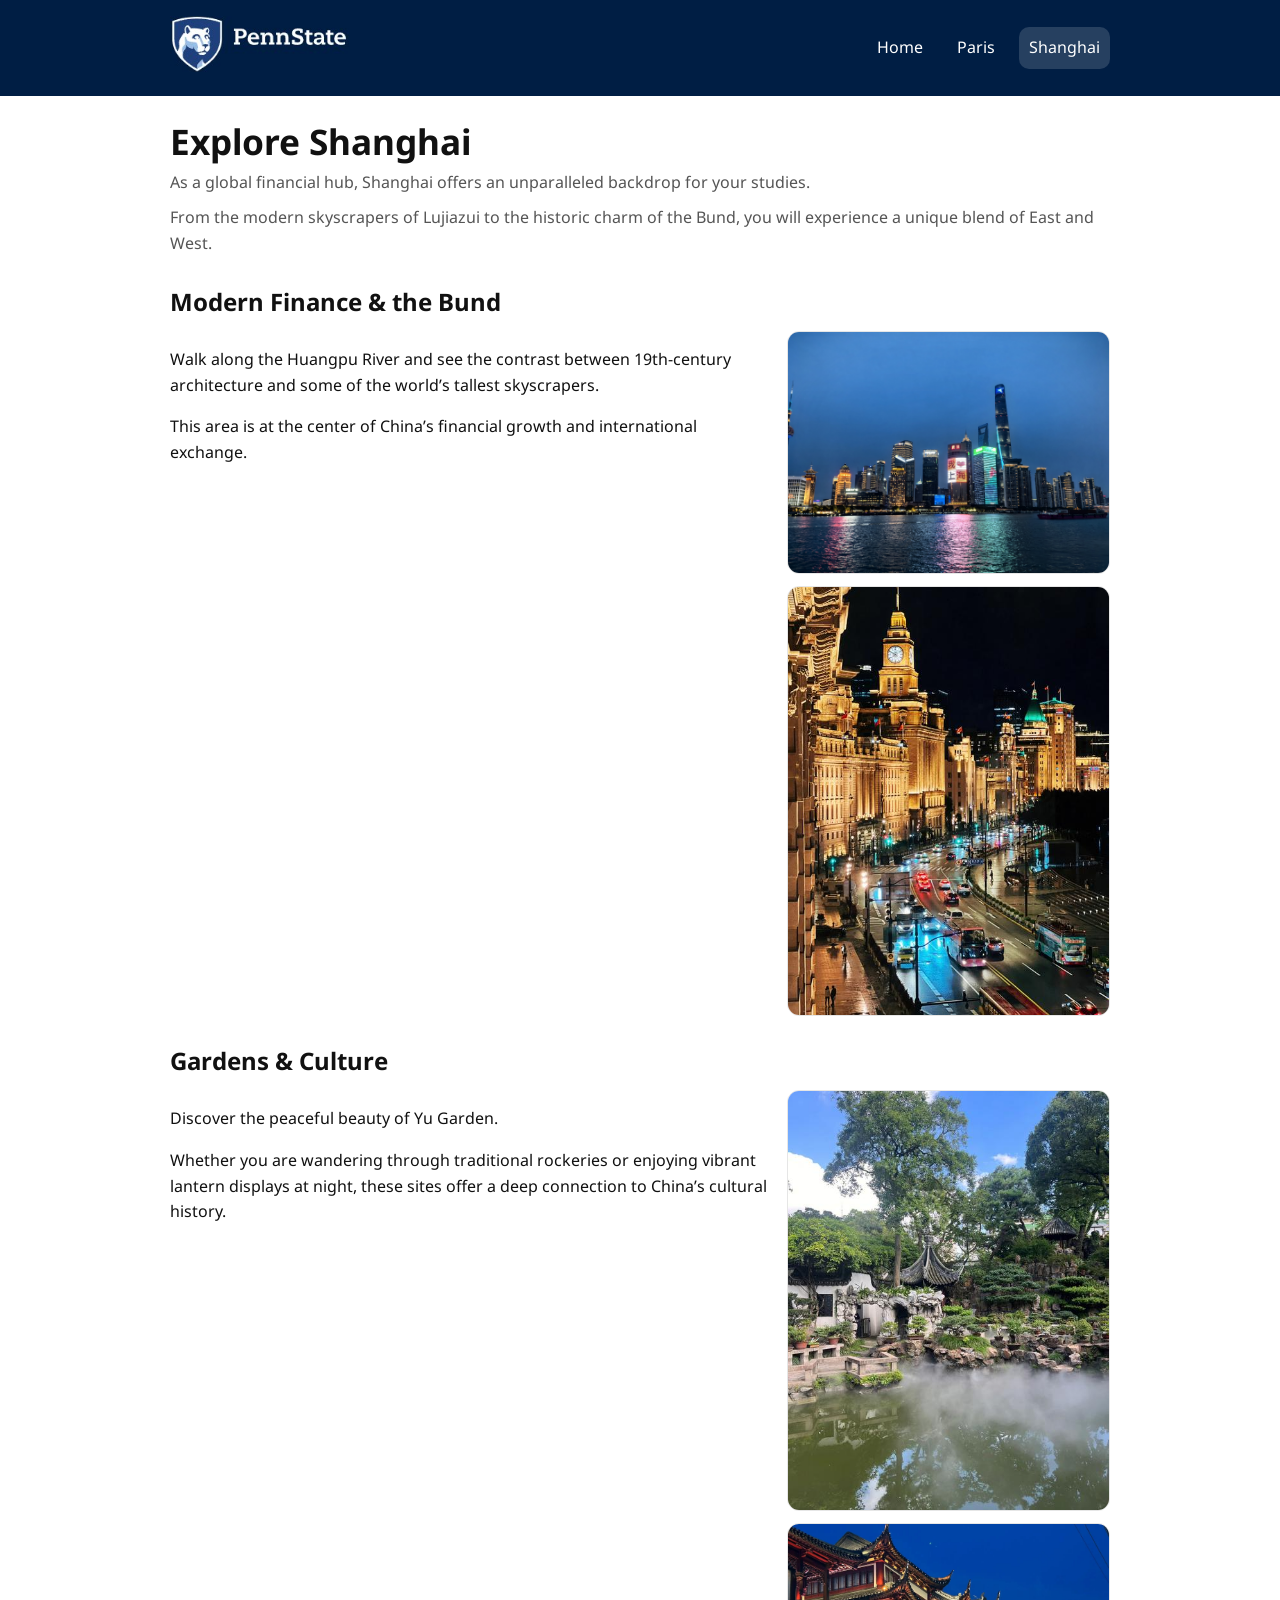
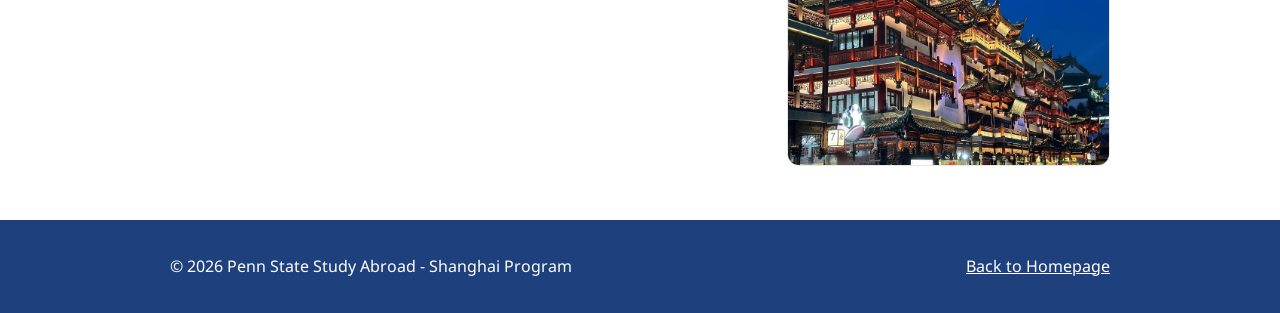
<file: Partner_lab_1/shanghai.html>
<!DOCTYPE html>
<html lang="en">
  <head>
    <meta charset="UTF-8">
    <meta name="viewport" content="width=device-width, initial-scale=1.0">
    <title>Study in Shanghai | Penn State</title>
    <link rel="stylesheet" href="style.css">
    <link rel="preconnect" href="https://fonts.googleapis.com">
    <link rel="preconnect" href="https://fonts.gstatic.com" crossorigin>
    <link href="https://fonts.googleapis.com/css2?family=Noto+Sans:ital,wght@0,100..900;1,100..900&display=swap" rel="stylesheet">
  </head>
  <body>
    <a class="skip-link" href="#main">Skip to content</a>
    <header class="header">
      <div class="header-inner">
        <a href="homepage.html" aria-label="Penn State Study Abroad Home">
          <img id="lion" src="Penn State Logo.jpg" alt="Penn State Logo">
        </a>
        <nav class="nav" aria-label="Primary">
          <ul>
            <li><a href="homepage.html">Home</a></li>
            <li><a href="paris.html">Paris</a></li>
            <li><a href="shanghai.html" aria-current="page">Shanghai</a></li>
          </ul>
        </nav>
      </div>
    </header>
    <main id="main" class="container">
      <section class="hero">
        <h1>Explore Shanghai</h1>
        <p>As a global financial hub, Shanghai offers an unparalleled backdrop for your studies.</p>
        <p>From the modern skyscrapers of Lujiazui to the historic charm of the Bund, you will experience a unique blend of East and West.</p>
      </section>

      <section class="section">
        <h2>Modern Finance & the Bund</h2>
        <div class="media-grid">
          <div>
            <p>Walk along the Huangpu River and see the contrast between 19th-century architecture and some of the world’s tallest skyscrapers.</p>
            <p>This area is at the center of China’s financial growth and international exchange.</p>
          </div>
          <div class="media" aria-label="Shanghai skyline photos">
            <img src="L1.png" alt="Lujiazui skyline at night">
            <img src="L2.png" alt="Historic buildings along the Bund in Shanghai">
          </div>
        </div>
      </section>

      <section class="section">
        <h2>Gardens & Culture</h2>
        <div class="media-grid">
          <div>
            <p>Discover the peaceful beauty of Yu Garden.</p>
            <p>Whether you are wandering through traditional rockeries or enjoying vibrant lantern displays at night, these sites offer a deep connection to China’s cultural history.</p>
          </div>
          <div class="media" aria-label="Yu Garden photos">
            <img src="Y1.png" alt="Yu Garden traditional scenery">
            <img src="Y2.png" alt="Yu Garden lanterns at night">
          </div>
        </div>
      </section>
    </main>
    <footer class="footer">
      <div class="footer-inner">
        <p>© 2026 Penn State Study Abroad - Shanghai Program</p>
        <a href="homepage.html">Back to Homepage</a>
      </div>
    </footer>
  </body>
</html>
</file>
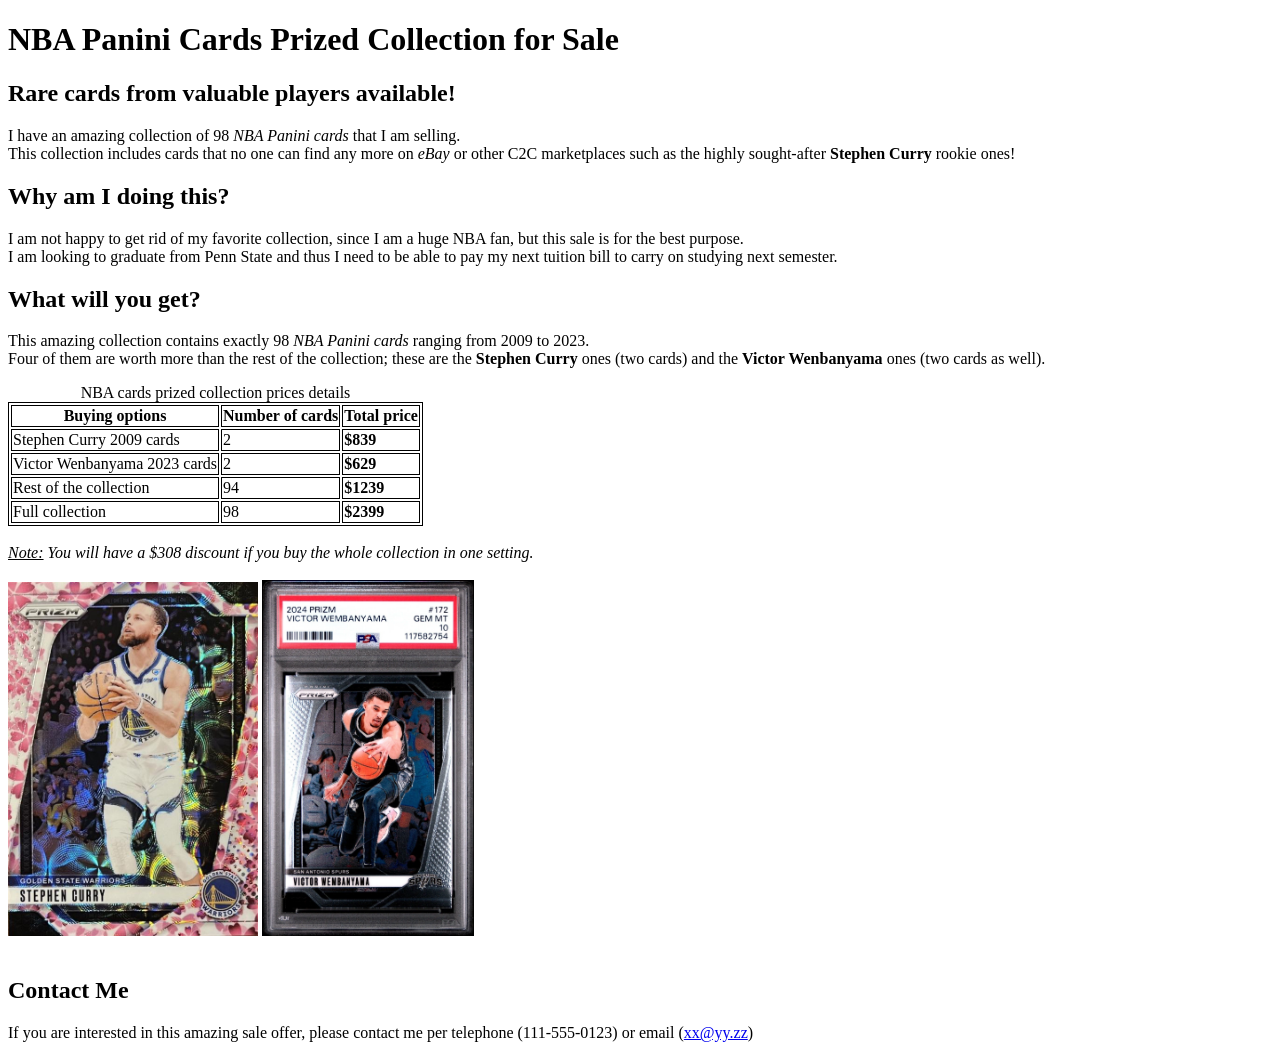
<file: Practice_activity_1/Lesson 2_Practice Activity 1 _A very simple web page.html>
<!DOCTYPE html>
<html lang="en">
    <head>
    <meta charset="UTF-8">
    <title>NBA Panini Cards Sale!</title>
    <style>
table, th, td {
  border: 1px solid black;
}
</style>
    </head>
    <body>
        <h1>NBA Panini Cards Prized Collection for Sale</h1>
        <h2>Rare cards from valuable players available!</h2>
        <p>I have an amazing collection of 98 <em>NBA Panini cards</em> that I am selling.<br>
        This collection includes cards that no one can find any more on <em>eBay</em> or other C2C marketplaces such as the highly sought-after <strong>Stephen Curry</strong> rookie ones!  </p>
        <h2>Why am I doing this?</h2>
        <p>I am not happy to get rid of my favorite collection, since I am a huge NBA fan, but this sale is for the best purpose.<br> 
        I am looking to graduate from Penn State and thus I need to be able to pay my next tuition bill to carry on studying next semester. </p>
        <h2>What will you get?</h2>
        <p>This amazing collection contains exactly 98 <em>NBA Panini cards</em> ranging from 2009 to 2023.<br> 
        Four of them are worth more than the rest of the collection; these are the <strong>Stephen Curry</strong> ones (two cards) and the <strong>Victor Wenbanyama</strong> ones (two cards as well).</p>
        <table>
            <caption>NBA cards prized collection prices details</caption>
            <thead>
                <tr>
                 <th>Buying options</th>
                 <th>Number of cards</th>
                 <th>Total price</th>
                </tr>
            </thead>
            <tbody>
                <tr>
                 <td>Stephen Curry 2009 cards</td>
                 <td>2</td> 
                 <td><strong>$839</strong></td>
                </tr>
                <tr>
                 <td>Victor Wenbanyama 2023 cards</td>
                 <td>2</td> 
                 <td><strong>$629</strong></td>
                </tr>
                <tr>
                 <td>Rest of the collection</td>
                 <td>94</td> 
                 <td><strong>$1239</strong></td>
                </tr>
                <tr>
                 <td>Full collection</td>
                 <td>98</td> 
                 <td><strong>$2399</strong></td>
                </tr>
            </tbody>
        </table><br>
        <em><u>Note:</u> You will have a $308 discount if you buy the whole collection in one setting.</em>
        <br>
        <br>
        <img src="Stephen Curry card.jpg" alt="Stephen Curry" width="250">
        <img src="Victor Wenbanyama card.webp" alt="Victor Wenbanyama" width="212">
        <br>
        <br>
        <h2>Contact Me</h2>
        <p>If you are interested in this amazing sale offer, please contact me per telephone (111-555-0123) or email (<a href="mailto:xx@yy.zz">xx@yy.zz</a>)</p>  
    </body>
</html>
</file>
<file: style.css>
* {
    font-family: "Quicksand", sans-serif;
    font-optical-sizing: auto;
    font-weight: 400;
    font-style: normal;
}

body {
    background-color: lightyellow;
}

header {
    display: flex;
    flex-direction: column;
    justify-content: flex-start;
    align-items: center;
    padding-top: 10px;
    background: linear-gradient(to top right, orange, peru);
    border-top-left-radius: 20px;
    border-bottom-right-radius: 30px;
}

h1 {
    font-family: "Chicle", serif;
    font-weight: 400;
    font-style: oblique;
    font-size: 70px;
    margin: 0;
    color: indigo;
    text-shadow: 5px 5px orangered;
}

main {
    margin-top: 20px;
    margin-bottom: 40px;
}

.grid-container {
    display: grid;
    grid-template-columns: repeat(3, 1fr);
    gap: 25px;
}

.flexbox {
    display: flex;
    flex-direction: column;
    align-items: center;
}

.flexbox a {
    text-decoration: none;
    font-style: oblique;
    font-weight: bold;
    color: indigo;
}

.flexbox a:hover {
    text-decoration: underline;
    color: orangered;
}

.flexbox a:active {
    text-decoration: none;
    color: darkred;
}

.flexbox>img {
    width: 400px;
    height: 200px;
    object-fit: contain;
    border-radius: 10px;
    border-style: solid;
    border-color: brown;
    background-color: brown;

}

footer {
    border-top: 2px solid brown;
    padding-top: 10px;
    padding-bottom: 10px;
    text-align: center;
}

footer>p {
    font-weight: bold;
}
</file>
<file: Individual_assignment_1/style.css>
body {
  background-color: whitesmoke;
  font-family: "Apple Chancery", cursive;
}
#indexFileId {
  background-color: lightsalmon;
  border-color: red;
  border-style: solid;
  border-width: 3px;
  border-radius: 12px;
  width: 700px;
  padding-left: 5px;
}
#detailFileId {
  background-color: lightsalmon;
  border-color: red;
  border-style: solid;
  border-width: 3px;
  border-radius: 12px;
  width: 510px;
  padding-left: 5px;
}
</file>
<file: Partner_lab_2/style.css>
* {
    font-family: "Noto Sans", sans-serif;
    font-optical-sizing: auto;
    font-weight: <weight>;
    font-style: normal;
    font-variation-settings: "wdth" 100;
}

header {
    border-color: black;
    border-bottom-style: solid;
    border-bottom-width: thin;
    text-align: center;
}

.form {
    margin: 30px;
    padding-left: 30px;
    width: 450px;
}

#message {
    text-align: center;
}
</file>
<file: Practice_activity_2/style.css>
body {
    display: grid;
    grid-template-columns: auto 1fr 1fr;
    grid-template-rows: auto 40% 40% auto;
    gap: 10px;
    background-color: rgb(255, 230, 100);
    font-family: "Chicle", serif;
    font-weight: 400;
    font-style: normal;
}

header {
    background: linear-gradient(to top right, orangered, peru);
    border-top-left-radius: 20px;
    border-bottom-right-radius: 20px;
    grid-column: 1/4;
    grid-row: 1/2;
}

h1 {
    font-size: 60px;
    font-style: oblique;
    color: indigo;
    text-shadow: 5px 5px orangered;
    margin: 0;
    padding: 5px;
    text-align: center;
    transition: all 0.5s linear;
}

h1:hover {
    transform: scale(1.05, 1.05) rotate(-2.5deg);
    color: brown;
    cursor: pointer;
}

aside {
    background-color: brown;
    grid-column: 1/2;
    grid-row: 2/4;
    border-top-right-radius: 10px;
    border-bottom-right-radius: 10px;
    display: flex;
    flex-direction: column;
    align-items: center;
    justify-content: center;
}

aside>p {
    font-size: 30px;
    text-align: center;
    color: yellow;
    padding: 10px;
    margin: 0;
    transform: rotate(-20deg);
}

main {
    grid-column: 2/4;
    grid-row: 2/4;
    display: grid;
    gap: inherit;
    grid-template-columns: 1fr 1fr;
    grid-template-rows: 1fr 1fr;
    font-size: 30px;
}

main>#content1 {

    grid-column: 1/3;
    grid-row: 1/2;
    text-align: center;
}

#animation>img {
    height: 80px;
    animation: hatsOff 2s ease-out 2 forwards;
}

@keyframes hatsOff {
    0% {
        transform: translate(0, 0);
    }

    100% {
        transform: translate(10px, -20px);
    }
}

main>#content2 {
    grid-column: 1/2;
    grid-row: 2/3;
    text-align: center;
}

#content2>img {
    height: 250px;
    border-radius: 10px;
    filter: sepia(60%);
}

#content2>img:hover {
    filter: sepia(0%);
}

main>#content3 {
    grid-column: 2/3;
    grid-row: 2/3;
    text-align: center;
}

#content3>img {
    height: 250px;
    border-radius: 10px;
    filter: grayscale(80%);
}

#content3>img:hover {
    filter: grayscale(0%);
}

footer {
    background: linear-gradient(to top right, orangered, peru);
    grid-column: 1/4;
    grid-row: 4/5;
    border-top-right-radius: 10px;
    border-bottom-left-radius: 20px;
}

footer>p {
    font-size: 30px;
    text-align: center;
}
</file>
<file: Practice_activity_3/pricing.css>
body {
  background-image: linear-gradient(180deg, var(--bs-secondary-bg), var(--bs-body-bg) 100px, var(--bs-body-bg));
}

.container {
  max-width: 960px;
}

.pricing-header {
  max-width: 700px;
}
</file>
<file: Under_construction/style.css>
* {
    font-family: "Quicksand", sans-serif;
    font-optical-sizing: auto;
    font-weight: 400;
    font-style: normal;
}

html,
body {
    height: 100%;
    margin: 0;
}

.bg {

    background-image: url("images/background image.avif");
    height: 100%;
    background-position: center;
    background-repeat: no-repeat;
    background-size: cover;
    display: flex;
    flex-direction: column;
    justify-content: flex-start+;
    align-items: center;
    padding-top: 20px;
}

h1 {
    font-family: "Chicle", serif;
    font-weight: 400;
    font-style: oblique;
    font-size: 80px;
    margin: 0;
    color: yellow;
    text-shadow: 5px 5px orangered;
}

h2 {
    font-weight: bold;
    color: yellow;
    text-shadow: 2px 2px brown;
}

h3 {
    font-weight: bold;
    color: yellow;
    text-shadow: 2px 2px black;
    text-align: center;
    font-style: italic;
}
</file>
<file: Individual_assignment_2/style.css>
* {
    font-family: "Quicksand", sans-serif;
    font-optical-sizing: auto;
    font-weight: 400;
    font-style: normal;
}

body {
    background-color: lightyellow;
}

header {
    background: linear-gradient(to top right, orange, peru);
    border-top-left-radius: 20px;
    border-bottom-right-radius: 40px;
    height: 150px;
}

h1 {
    font-family: "Chicle", serif;
    font-weight: 400;
    font-style: normal;
    font-size: 50px;
    text-align: center;
    padding-top: 15px;
    color: indigo;
    text-shadow: 5px 5px orangered;

}

nav ul {
    list-style-type: none;
    text-align: center;
    padding-bottom: 15px;
}

nav li {
    display: inline;
    padding: 12px;
}

nav li a {
    font-family: "Chicle", serif;
    font-weight: 400;
    font-style: normal;
    font-size: 19px;
    text-decoration: none;
}

nav li a:hover {
    text-decoration: underline;
}

h2 {
    font-family: "Chicle", serif;
    font-weight: 400;
    font-style: normal;
    color: brown;
}

.text {
    text-align: center;
    margin-top: 40px;
    margin-bottom: 40px;
}

.text>p {
    font-style: normal;
}

.flexbox {
    display: flex;
    flex-direction: row;
    justify-content: space-evenly;
    flex-wrap: nowrap;
    align-items: center;
}

table {
    border: 2px solid brown;
    text-align: left;
    height: 400px;
    width: 680px;
}

tr>td {
    border: 2px solid brown;
    font-weight: bold;
    transition-property: height;
    transition-duration: 1s;
}

tr:nth-child(odd) {
    color: brown;
    background: linear-gradient(to top, lightyellow, yellow);
}

tr:nth-child(even) {
    background: linear-gradient(to bottom, yellow, orange);
    color: darkmagenta;
}

tr>td:hover {
    height: 40px;
}

th {
    font-size: larger;
    font-style: normal;
    color: white;
    background-color: sienna;
    padding: 5px;
}

td {
    padding: 5px;
    font-style: italic;
}

footer {
    position: relative;
    background: linear-gradient(to bottom left, sienna, purple);
    height: 200px;
    border-top-right-radius: 10px;
    border-bottom-left-radius: 20px;
    color: white;
}

footer h3 {
    font-weight: bold;
}

footer div {
    position: absolute;
    padding-top: 10px;
    padding-left: 20px;
}

.about {
    margin-top: 40px;
    margin-bottom: 400px;
}

.not-floating {
    text-align: justify;
    width: 900px;
    padding-left: 250px;
    line-height: 30px;
}

.floating {
    float: right;
    margin-right: 320px;
    width: 380px;
    text-align: justify;
    line-height: 30px;
}


#first-letter {
    float: left;
    width: 0.8em;
    font-size: 450%;
    font-family: "Chicle", serif;
    line-height: 80%;
    color: brown;
}

#music-store {
    height: 250px;
}

#vinyl {
    height: 240px;
}
</file>
<file: Individual_assignment_3/style.css>
body {
    font-family: "Prata", serif;
    font-weight: 400;
    font-style: normal;
    background: linear-gradient(to top left, darkgreen, green)
}

header {
    background: linear-gradient(to bottom right, white, lightcoral);
    display: flex;
    align-items: center;
    justify-content: center;
    padding: 20px;
    gap: 40px;
    border-radius: 10px;
    border-style: solid;
    border-color: red;
    border-width: 5px;
}

h1 {

    font-size: 60px;
    font-style: italic;
    color: darkgreen;
    text-shadow: 2px 2px white;
}

#logo {
    width: 150px;
    border-radius: 5px;
}

main {
    margin-top: 50px;
}

h2 {
    text-align: center;
    color: white;
    font-style: italic;
    font-size: 30px;
}

.mobile-view {
    display: none;
}

#menu-items {
    display: flex;
    flex-direction: row;
    align-items: flex-start;
    justify-content: space-evenly;
    padding: 20px;
    gap: 55px;
    margin: 0 auto;
}

.item {
    text-align: center;
    color: white;
    width: 250px;
}

.item img {
    width: 275px;
    height: 275px;
    border-radius: 10px;
    border-style: solid;
    border-width: 2px;
    border-color: white;
}

.item p {
    margin-top: 10px;
    font-weight: bold;
    line-height: 1.5;
}

footer {
    background: linear-gradient(to top left, antiquewhite, white);
    display: flex;
    flex-direction: row;
    align-items: flex-start;
    justify-content: space-evenly;
    padding: 10px;
    gap: 55px;
    margin: 0 auto;
    border-radius: 10px;
}

#contact-info {
    display: flex;
    flex-direction: column;
    align-items: flex-start;
}

#adress {
    line-height: 2;
}

#location-information {
    display: flex;
    flex-direction: column;
    align-items: center;
    justify-content: center;
}

#restaurant-courtyard {
    width: 225px;
    height: 225px;
    border-radius: 10px;
    border-style: solid;
    border-width: 2px;
    border-color: black;
}

/* tablets design */
@media screen and (max-width: 850px) {
    h1 {
        font-size: 50px;
    }

    #menu-items {
        flex-direction: column;
        gap: 35px;
    }

    .mobile-view {
        display: none;
    }

    .item {
        display: flex;
        flex-direction: row;
        align-items: center;
        text-align: left;
        width: 100%;
        gap: 20px;
    }

    .item h3 {
        display: none;
    }

    .item img {
        width: 200px;
        height: 200px;
    }

    footer {
        justify-content: flex-start;

    }

    #adress {
        display: none;
    }

    #location-information {
        display: none;
    }
}

/* mobile design */
@media screen and (max-width: 600px) {
    h1 {
        font-size: 30px;
    }

    h2 {
        display: none;
    }

    .mobile-view {
        display: flex;
        flex-direction: column;
        font-size: 20px;
        color: white;
    }

    p {
        font-size: 15px;
        text-align: center;
    }

    #menu-items {
        display: none;
    }

    footer {
        display: none;
    }
}
</file>
<file: Partner_lab_1/style.css>
:root{
  --psu-navy:#001E44;
  --psu-blue:#1e407c;
  --accent:#6A3028;
  --text:#111;
  --bg:#fff;
  --muted:#555;
  --max: 980px;
}

*{ box-sizing:border-box; }

body{
  margin:0;
  font-family: "Noto Sans", sans-serif;
  font-optical-sizing:auto;
  font-style:normal;
  color:var(--text);
  background:var(--bg);
  line-height:1.6;
}

img{ max-width:100%; height:auto; }

a{
  color:var(--psu-blue);
  text-decoration:none;
}

a:hover{ text-decoration:underline; }

a:focus-visible{
  outline: 3px solid var(--accent);
  outline-offset: 3px;
  border-radius: 10px;
}

.skip-link{
  position:absolute;
  left:-999px;
  top:0;
  background:#fff;
  color:var(--psu-navy);
  padding:8px 10px;
  border-radius:10px;
  border:1px solid #e6e6e6;
}

.skip-link:focus{
  left:12px;
  top:12px;
  z-index:999;
}

.header{
  background: var(--psu-navy);
  color:#fff;
}

.header-inner{
  max-width: var(--max);
  margin: 0 auto;
  padding: 16px 20px;
  display:flex;
  align-items:center;
  justify-content:space-between;
  gap:16px;
}

#lion{
  height:56px;
  width:auto;
}

.nav ul{
  list-style:none;
  margin:0;
  padding:0;
  display:flex;
  gap:14px;
  flex-wrap:wrap;
}

.nav a{
  color:#fff;
  padding:8px 10px;
  border-radius:10px;
  display:inline-block;
}

.nav a[aria-current="page"]{
  background: rgba(255,255,255,0.15);
}

.container{
  max-width: var(--max);
  margin: 0 auto;
  padding: 24px 20px;
}

.hero h1{
  margin: 0 0 8px 0;
  font-size: 2.2rem;
  line-height: 1.2;
}

.hero p{
  margin: 0 0 10px 0;
  color: var(--muted);
}

.highlight{
  color: var(--accent);
  font-weight: 700;
}

.cards{
  display:grid;
  grid-template-columns: repeat(2, minmax(0, 1fr));
  gap: 20px;
  margin-top: 18px;
}

.card{
  border: 1px solid #e6e6e6;
  border-radius: 14px;
  overflow:hidden;
  background:#fff;
  box-shadow: 0 1px 2px rgba(0,0,0,0.06);
  display:flex;
  flex-direction:column;
}

.card img{
  width:100%;
  height: 280px;
  object-fit: cover;
}

.card-body{
  padding: 16px;
}

.card-body h2{
  margin: 0 0 8px 0;
}

.card-body p{
  margin: 0 0 12px 0;
}

.cta{
  display:inline-flex;
  align-items:center;
  gap:8px;
  font-weight:700;
}

.section{
  margin-top: 26px;
}

.section h2{
  margin: 0 0 10px 0;
}

.media-grid{
  display:grid;
  grid-template-columns: 1.3fr 0.7fr;
  gap: 18px;
  align-items:start;
}

.media{
  display:grid;
  gap:12px;
}

.media img{
  width:100%;
  height:auto;
  border-radius:12px;
  border: 1px solid #e6e6e6;
}

.footer{
  background: var(--psu-blue);
  color:#fff;
  margin-top: 30px;
}

.footer-inner{
  max-width: var(--max);
  margin: 0 auto;
  padding: 18px 20px;
  display:flex;
  justify-content:space-between;
  align-items:center;
  gap:14px;
  flex-wrap:wrap;
}

.footer a{
  color:#fff;
  text-decoration: underline;
}

@media (max-width: 760px){
  .cards{ grid-template-columns: 1fr; }
  .card img{ height:220px; }
  .media-grid{ grid-template-columns: 1fr; }
  .header-inner{ flex-direction:column; align-items:flex-start; }
}
</file>
